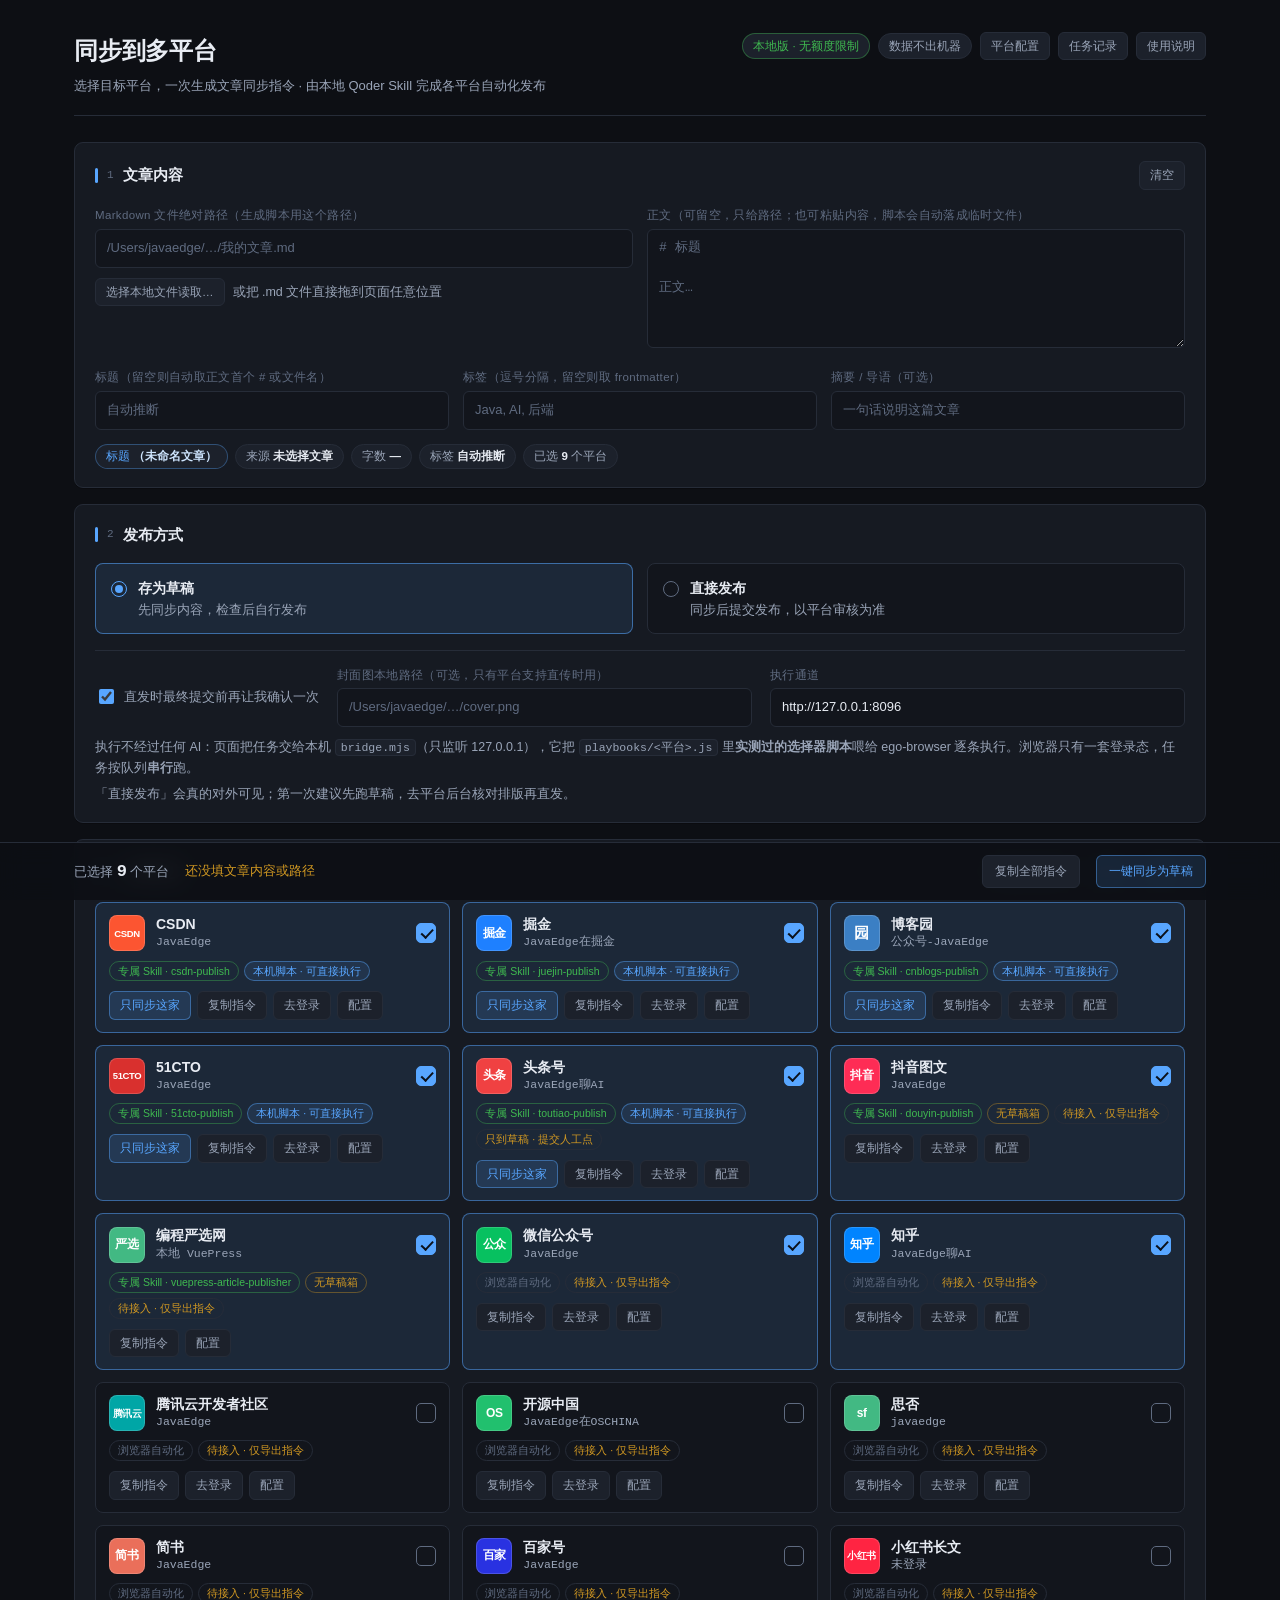
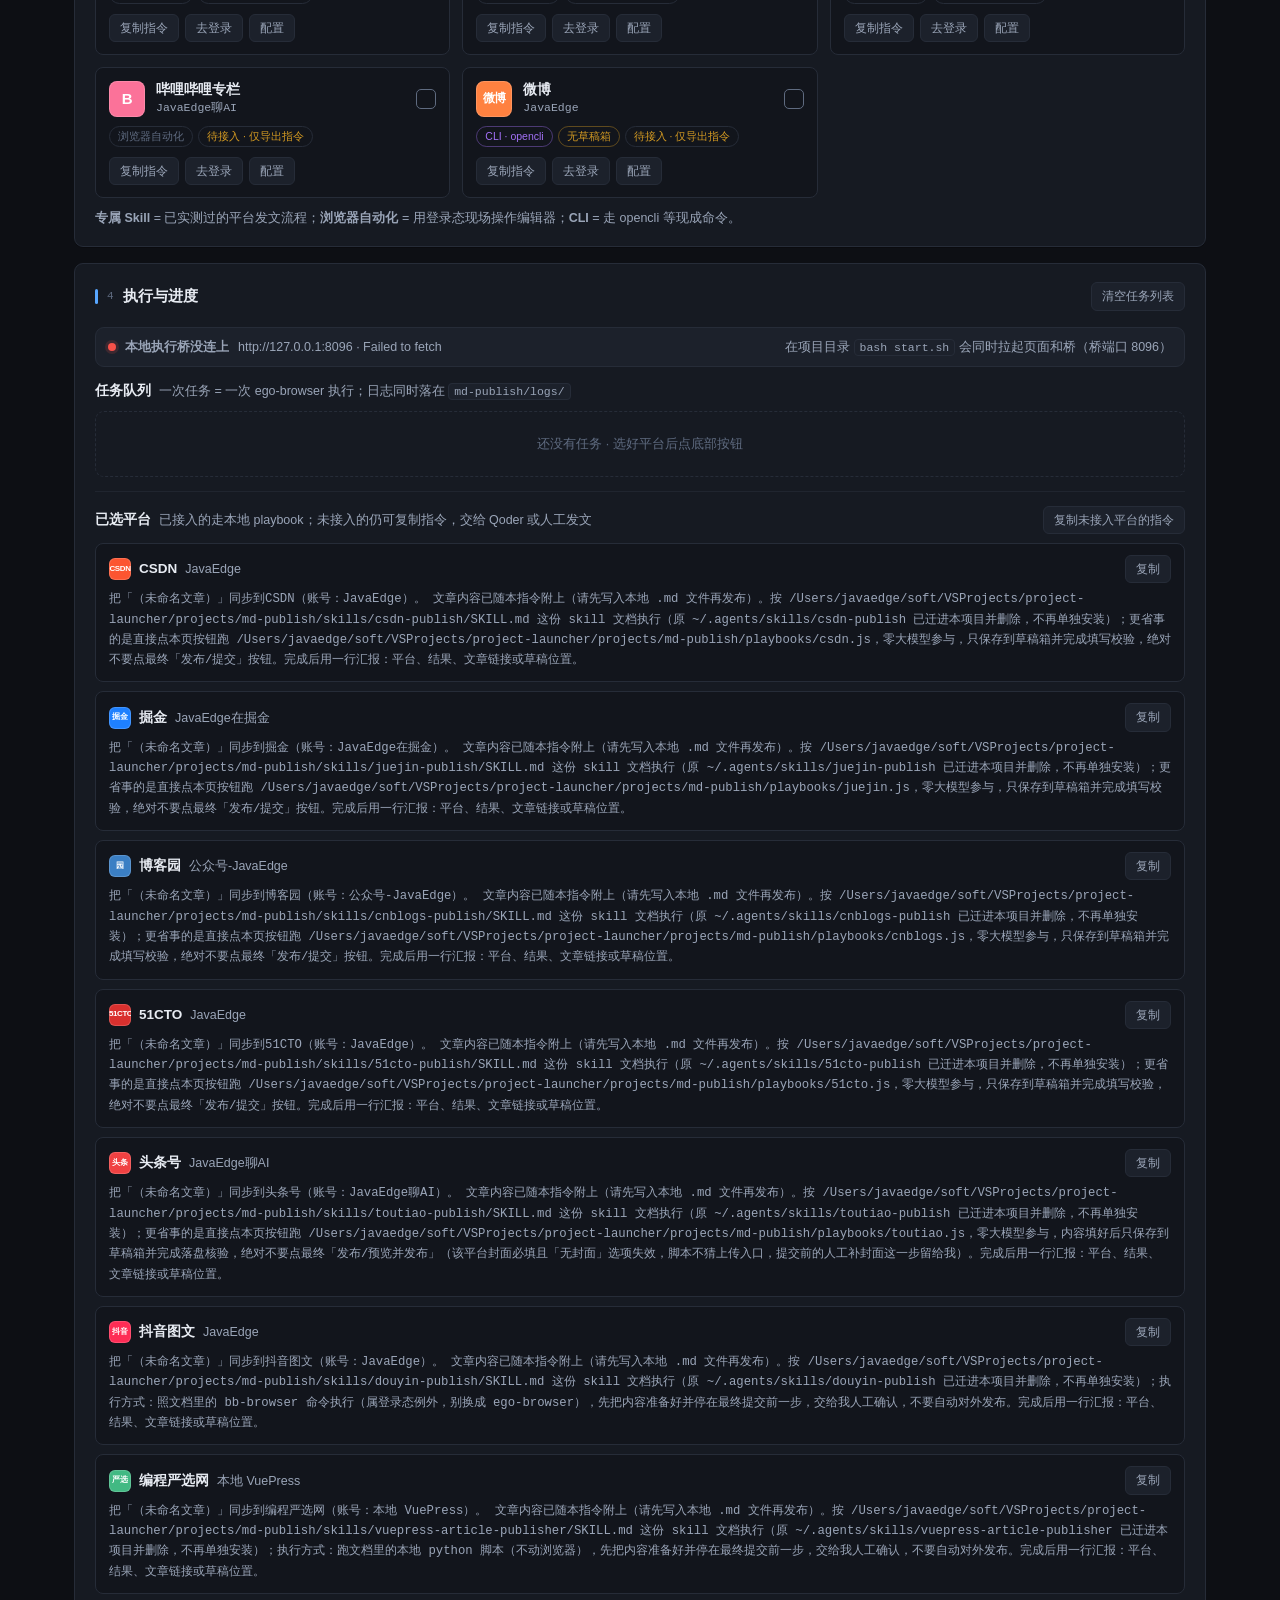
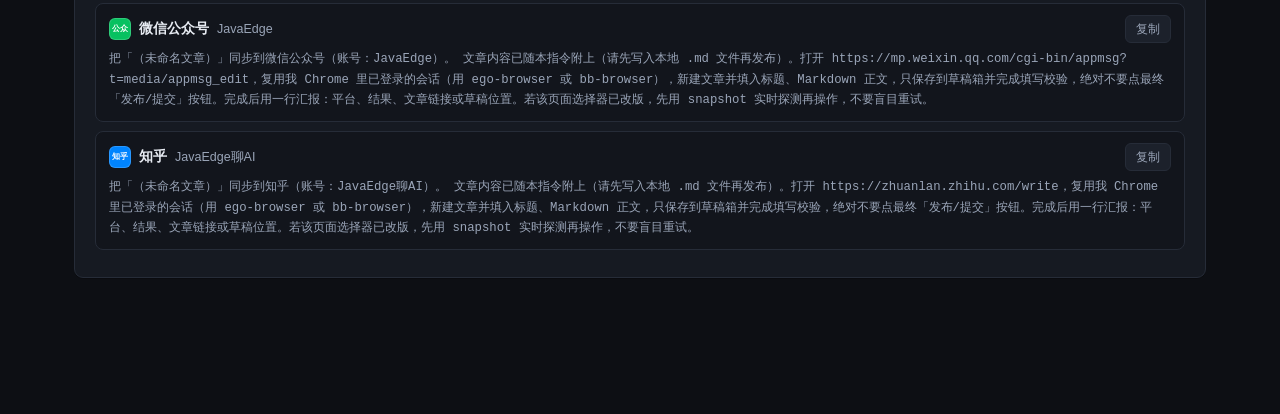
<file: projects/md-publish/index.html>
<!doctype html>
<html lang="zh-CN">
<head>
<meta charset="utf-8">
<meta name="viewport" content="width=device-width, initial-scale=1">
<title>MD 多平台同步台</title>
<style>
  /* ===== 暗色 token：与本机 dashboard (assets/dashboard.html) 同一套 ===== */
  :root{
    --bg:#0d0f14; --card:#161a22; --panel-2:#1c212b; --line:#262c38; --line-soft:#20252f;
    --text:#e8ecf3; --sub:#9aa5b8; --sub2:#5f6b80;
    --accent:#58a6ff; --accent-soft:rgba(88,166,255,.10);
    --ok:#3fb950; --warn:#d29922; --danger:#f85149; --info:#58a6ff; --purple:#a371f7;
    --mono:ui-monospace,SFMono-Regular,"SF Mono",Menlo,monospace;
    --r:9px; --r-sm:6px;
    --shadow:0 1px 0 rgba(0,0,0,.25);
  }
  *{box-sizing:border-box}
  html,body{margin:0;padding:0}
  body{
    background:var(--bg); color:var(--text);
    font-family:-apple-system,BlinkMacSystemFont,"PingFang SC","Microsoft YaHei",sans-serif;
    font-size:14px; line-height:1.6; -webkit-font-smoothing:antialiased;
  }
  ::selection{background:rgba(88,166,255,.28)}
  .wrap{max-width:1180px;margin:0 auto;padding:32px 24px 120px}
  /* ---------- header ---------- */
  header.top{display:flex;align-items:flex-start;justify-content:space-between;gap:20px;
    border-bottom:1px solid var(--line);padding-bottom:18px;margin-bottom:26px;flex-wrap:wrap}
  h1{font-size:24px;font-weight:650;margin:0 0 6px;letter-spacing:-.01em}
  .tagline{color:var(--sub);font-size:13px;margin:0}
  .badges{display:flex;gap:8px;align-items:center;flex-wrap:wrap}
  .pill{display:inline-flex;align-items:center;gap:5px;font-size:11.5px;color:var(--sub);background:var(--panel-2);
    border:1px solid var(--line);border-radius:20px;padding:3px 10px;font-weight:500;white-space:nowrap}
  .pill.free{color:var(--ok);border-color:rgba(63,185,80,.4)}
  .pill b{font-weight:600}
  /* ---------- cards ---------- */
  section.card{background:var(--card);border:1px solid var(--line);border-radius:var(--r);padding:18px 20px;margin-bottom:16px;box-shadow:var(--shadow)}
  .sec-h{display:flex;align-items:center;gap:9px;margin:0 0 16px}
  .sec-h::before{content:"";width:3px;height:15px;background:var(--info);border-radius:2px;flex:none}
  .sec-h .idx{font-family:var(--mono);font-size:11px;color:var(--sub2);font-weight:400}
  .sec-h h2{font-size:15px;font-weight:600;margin:0}
  .sec-h .spacer{flex:1}
  .hint{color:var(--sub);font-size:12.5px;margin:10px 0 0}
  .hint.warn{color:var(--warn)}
  .hint b{color:var(--sub)}
  /* ---------- buttons ---------- */
  .btn{font:inherit;font-size:12px;border:1px solid var(--line);background:var(--panel-2);color:var(--sub);
    border-radius:var(--r-sm);padding:6px 12px;cursor:pointer;transition:.15s;white-space:nowrap;font-weight:500}
  .btn:hover{color:var(--text);border-color:var(--sub2);background:#212734}
  .btn.sm{padding:4px 10px;font-size:11.5px}
  .btn.primary{background:rgba(88,166,255,.14);border-color:rgba(88,166,255,.45);color:var(--info)}
  .btn.primary:hover{background:rgba(88,166,255,.22);color:#cfe6ff}
  .btn.dark{background:var(--info);border-color:var(--info);color:#0b111a;font-weight:600}
  .btn.dark:hover{background:#79b8ff;border-color:#79b8ff;color:#0b111a}
  .btn:disabled{opacity:.4;cursor:not-allowed}
  .btn-row{display:flex;gap:8px;flex-wrap:wrap;align-items:center}
  /* ---------- inputs ---------- */
  input[type=text],textarea,select{font:inherit;font-size:13px;color:var(--text);background:#12151c;
    border:1px solid var(--line);border-radius:var(--r-sm);padding:8px 11px;outline:none;transition:.15s;width:100%}
  input[type=text]:focus,textarea:focus,select:focus{border-color:var(--info);box-shadow:0 0 0 3px rgba(88,166,255,.13);background:#141922}
  input::placeholder,textarea::placeholder{color:var(--sub2)}
  select{cursor:pointer}
  textarea{resize:vertical;font-family:var(--mono);line-height:1.55}
  label.fl{display:block;font-size:11.5px;color:var(--sub2);margin:0 0 5px;font-weight:500;letter-spacing:.03em}
  .grid-2{display:grid;grid-template-columns:1fr 1fr;gap:14px}
  .grid-3{display:grid;grid-template-columns:1fr 1fr 1fr;gap:14px}
  @media(max-width:820px){.grid-2,.grid-3{grid-template-columns:1fr}}
  /* ---------- article ---------- */
  .drop{border:1.5px dashed var(--line);border-radius:8px;padding:16px;text-align:center;color:var(--sub2);cursor:pointer;transition:.15s;background:#12151c}
  .drop:hover,.drop.on{border-color:var(--info);background:var(--accent-soft);color:var(--info)}
  .meta{display:flex;gap:7px;flex-wrap:wrap;margin-top:14px}
  .meta span{font-size:11.5px;color:var(--sub);background:var(--panel-2);border:1px solid var(--line);border-radius:20px;padding:2px 10px}
  .meta span b{color:var(--text);font-weight:600}
  .meta span.title{border-color:rgba(88,166,255,.35);color:var(--info);max-width:100%;overflow:hidden;text-overflow:ellipsis;white-space:nowrap}
  .meta span.title b{color:#cfe6ff}
  /* ---------- mode ---------- */
  .modes{display:grid;grid-template-columns:1fr 1fr;gap:14px}
  @media(max-width:820px){.modes{grid-template-columns:1fr}}
  .mode{border:1px solid var(--line);border-radius:8px;padding:13px 15px;cursor:pointer;display:flex;gap:11px;align-items:flex-start;transition:.15s;background:#12151c}
  .mode:hover{border-color:var(--sub2)}
  .mode.on{border-color:rgba(88,166,255,.55);background:var(--accent-soft)}
  .radio{width:16px;height:16px;border-radius:50%;border:1.5px solid var(--sub2);flex:none;margin-top:4px;display:grid;place-items:center}
  .mode.on .radio{border-color:var(--info)}
  .mode.on .radio::after{content:"";width:8px;height:8px;border-radius:50%;background:var(--info)}
  .mode .t{font-weight:600;font-size:14px}
  .mode .d{color:var(--sub);font-size:12.5px;margin-top:1px}
  .opts{display:flex;gap:18px;flex-wrap:wrap;align-items:center;margin-top:16px;padding-top:15px;border-top:1px solid var(--line)}
  .ck{display:inline-flex;gap:7px;align-items:center;font-size:12.5px;cursor:pointer;color:var(--sub)}
  .ck:hover{color:var(--text)}
  .ck input{width:15px;height:15px;accent-color:var(--info);cursor:pointer}
  .mini{width:auto;min-width:150px}
  .field{flex:1;min-width:190px}
  /* ---------- platform grid ---------- */
  .tools{display:flex;gap:8px;align-items:center;flex-wrap:wrap}
  .pgrid{display:grid;grid-template-columns:repeat(auto-fill,minmax(272px,1fr));gap:12px;margin-top:4px}
  .pcard{border:1px solid var(--line);border-radius:8px;padding:12px 13px;background:#12151c;transition:.15s;position:relative;cursor:pointer}
  .pcard:hover{border-color:var(--sub2);background:#151a23}
  .pcard.on{border-color:rgba(88,166,255,.5);background:var(--accent-soft)}
  .pcard .row{display:flex;align-items:center;gap:11px}
  .logo{width:36px;height:36px;border-radius:8px;flex:none;display:grid;place-items:center;font-size:12.5px;font-weight:700;
    color:#fff;letter-spacing:-.4px;overflow:hidden;box-shadow:inset 0 0 0 1px rgba(255,255,255,.16)}
  .pinfo{flex:1;min-width:0}
  .pname{font-weight:600;font-size:14px;line-height:1.3;display:flex;align-items:center;gap:6px}
  .pacc{font-size:11.5px;color:var(--sub);white-space:nowrap;overflow:hidden;text-overflow:ellipsis;font-family:var(--mono)}
  .box{width:20px;height:20px;border-radius:5px;border:1.5px solid var(--sub2);flex:none;background:transparent;display:grid;place-items:center;transition:.15s}
  .pcard.on .box{background:var(--info);border-color:var(--info)}
  .pcard.on .box::after{content:"";width:5px;height:10px;border:solid #0b111a;border-width:0 2px 2px 0;transform:rotate(43deg) translateY(-1px)}
  .tags{display:flex;gap:5px;margin-top:9px;flex-wrap:wrap}
  .tg{font-size:10.5px;padding:1px 8px;border-radius:20px;border:1px solid var(--line);color:var(--sub2);white-space:nowrap}
  .tg.skill{border-color:rgba(63,185,80,.4);color:var(--ok)}
  .tg.cli{border-color:rgba(163,113,247,.4);color:var(--purple)}
  .tg.new{border-color:rgba(210,153,34,.4);color:var(--warn)}
  .tg.pb{border-color:rgba(88,166,255,.45);color:var(--accent);background:var(--accent-soft)}
  .pacts{display:flex;gap:6px;margin-top:10px}
  /* ---------- preview ---------- */
  .prerow{border:1px solid var(--line);border-radius:8px;padding:11px 13px;margin-bottom:9px;background:#12151c}
  .prerow:hover{border-color:#2f3745}
  .prerow .ph{display:flex;align-items:center;gap:8px;margin-bottom:6px}
  .prerow .ph b{font-size:13.5px}
  .prerow .ph .spacer{flex:1}
  .prerow pre{margin:0;white-space:pre-wrap;word-break:break-word;font-size:12.3px;color:var(--sub);line-height:1.65;
    font-family:-apple-system,BlinkMacSystemFont,"PingFang SC",var(--mono)}
  pre.code{background:#0a0c11;border:1px solid var(--line);color:#c6d0de;border-radius:8px;padding:14px 16px;font-size:11.8px;
    line-height:1.62;overflow:auto;max-height:340px;font-family:var(--mono);margin:0}
  .empty{color:var(--sub2);font-size:13px;text-align:center;padding:26px 0}
  /* ---------- footer bar ---------- */
  .bar{position:fixed;left:0;right:0;bottom:0;background:rgba(13,15,20,.9);backdrop-filter:blur(12px);
    border-top:1px solid var(--line);z-index:40}
  .bar-in{max-width:1180px;margin:0 auto;padding:12px 24px;display:flex;align-items:center;gap:16px;flex-wrap:wrap}
  .bar .cnt{font-size:13px;color:var(--sub)}
  .bar .cnt b{font-family:var(--mono);font-size:17px;color:var(--text);font-weight:600}
  .bar .spacer{flex:1}
  /* ---------- drawer ---------- */
  .mask{position:fixed;inset:0;background:rgba(0,0,0,.62);opacity:0;pointer-events:none;transition:.2s;z-index:60}
  .mask.on{opacity:1;pointer-events:auto}
  .drawer{position:fixed;top:0;right:0;bottom:0;width:min(560px,94vw);background:var(--card);border-left:1px solid var(--line);
    transform:translateX(101%);transition:transform .24s cubic-bezier(.4,0,.2,1);z-index:61;display:flex;flex-direction:column}
  .drawer.on{transform:none}
  .drawer h3{font-size:16px;font-weight:600;margin:0}
  .d-h{padding:16px 20px;border-bottom:1px solid var(--line);display:flex;align-items:center;gap:10px}
  .d-h .spacer{flex:1}
  .d-b{padding:18px 20px 40px;overflow:auto;flex:1}
  .cfg{border:1px solid var(--line);border-radius:8px;padding:12px 13px;margin-bottom:10px;background:#12151c}
  .cfg .grid-3{margin-bottom:8px}
  .cfg .grid-3:last-child{margin-bottom:0}
  #dCfg .grid-3{grid-template-columns:1.1fr 1fr 1fr}
  .x{width:28px;height:28px;border-radius:var(--r-sm);border:1px solid var(--line);background:var(--panel-2);cursor:pointer;font-size:15px;
    color:var(--sub);display:grid;place-items:center;line-height:1}
  .x:hover{color:var(--text);border-color:var(--sub2)}
  .hist{border:1px solid var(--line);border-radius:8px;padding:11px 13px;margin-bottom:10px;font-size:12.5px;background:#12151c}
  .hist .hh{display:flex;align-items:center;gap:9px;margin-bottom:5px}
  .hist .hh b{font-size:13px}
  .hist .hh .spacer{flex:1}
  .hist ul{margin:0;padding-left:18px;color:var(--sub)}
  .hsum{display:flex;gap:6px;flex-wrap:wrap;margin-top:7px}
  .chip{font-size:11px;padding:2px 9px;border-radius:20px;background:var(--panel-2);color:var(--sub2);cursor:pointer;border:1px solid var(--line)}
  .chip:hover{border-color:var(--sub2)}
  .chip.done{border-color:rgba(63,185,80,.45);background:rgba(63,185,80,.12);color:var(--ok)}
  .chip.fail{border-color:rgba(248,81,73,.45);background:rgba(248,81,73,.12);color:var(--danger)}
  .toast{position:fixed;left:50%;bottom:78px;transform:translate(-50%,14px);background:var(--panel-2);color:var(--text);
    border:1px solid var(--sub2);font-size:12.5px;padding:10px 18px;border-radius:8px;opacity:0;pointer-events:none;transition:.22s;z-index:80;
    max-width:80vw;box-shadow:0 10px 30px rgba(0,0,0,.5)}
  .toast.on{opacity:1;transform:translate(-50%,0)}
  .kbd{font-size:11px;background:var(--panel-2);border:1px solid var(--line);border-bottom-width:2px;border-radius:4px;padding:0 5px;font-family:var(--mono);color:var(--sub)}
  ol.help{padding-left:20px;margin:0 0 16px;color:var(--sub);font-size:13px}
  ol.help li{margin-bottom:7px}
  ol.help b{color:var(--text)}
  code.i{background:var(--panel-2);border:1px solid var(--line);border-radius:4px;padding:1px 5px;font-size:11.5px;font-family:var(--mono);color:var(--sub)}
  /* 本地执行桥 + 任务进度 */
  .bridge{display:flex;align-items:center;gap:9px;padding:9px 12px;border:1px solid var(--line);border-radius:var(--r);
    background:var(--panel-2);font-size:12.5px;color:var(--sub);flex-wrap:wrap}
  .dot{width:8px;height:8px;border-radius:50%;background:var(--sub2);flex:none}
  .dot.ok{background:var(--ok);box-shadow:0 0 0 3px rgba(63,185,80,.15)}
  .dot.bad{background:var(--danger);box-shadow:0 0 0 3px rgba(248,81,73,.15)}
  .jobs{display:flex;flex-direction:column;gap:9px}
  .job{border:1px solid var(--line);border-radius:var(--r);background:var(--card);overflow:hidden}
  .job-h{display:flex;align-items:center;gap:9px;padding:9px 12px;font-size:12.5px}
  .job-h b{font-size:13px}
  .job-h .st{font-family:var(--mono);font-size:11px;color:var(--sub2)}
  .badge{font-size:11px;padding:1px 8px;border-radius:20px;border:1px solid var(--line);color:var(--sub)}
  .badge.run{border-color:rgba(88,166,255,.5);background:var(--accent-soft);color:var(--accent)}
  .badge.done{border-color:rgba(63,185,80,.45);background:rgba(63,185,80,.12);color:var(--ok)}
  .badge.err{border-color:rgba(248,81,73,.45);background:rgba(248,81,73,.12);color:var(--danger)}
  .badge.wait{border-color:var(--line);color:var(--sub2)}
  .job-log{border-top:1px solid var(--line-soft);background:#10131a;padding:8px 12px;max-height:170px;overflow:auto;
    font-family:var(--mono);font-size:11px;line-height:1.65;color:var(--sub)}
  .job-log .warn{color:var(--warn)}
  .job-log .fail{color:var(--danger)}
  .job-log .ok{color:var(--ok)}
  .job-log a{color:var(--accent)}
  .link{font-size:12px}
  .empty{border:1px dashed var(--line);border-radius:var(--r);padding:22px;text-align:center;color:var(--sub2);font-size:12.5px}
</style>
</head>
<body>
<div class="wrap">

  <header class="top">
    <div>
      <h1>同步到多平台</h1>
      <p class="tagline">选择目标平台，一次生成文章同步指令 · 由本地 Qoder Skill 完成各平台自动化发布</p>
    </div>
    <div class="badges">
      <span class="pill free">本地版 · 无额度限制</span>
      <span class="pill">数据不出机器</span>
      <button class="btn sm" id="btnCfg">平台配置</button>
      <button class="btn sm" id="btnHist">任务记录</button>
      <button class="btn sm" id="btnHelp">使用说明</button>
    </div>
  </header>

  <!-- ① 文章 -->
  <section class="card">
    <div class="sec-h"><span class="idx">1</span><h2>文章内容</h2><span class="spacer"></span>
      <button class="btn sm" id="btnClear">清空</button>
    </div>
    <div class="grid-2">
      <div>
        <label class="fl">Markdown 文件绝对路径（生成脚本用这个路径）</label>
        <input type="text" id="path" placeholder="/Users/javaedge/…/我的文章.md" spellcheck="false">
        <div class="btn-row" style="margin-top:10px">
          <button class="btn sm" id="btnPick">选择本地文件读取…</button>
          <span class="hint" style="margin:0">或把 .md 文件直接拖到页面任意位置</span>
        </div>
        <input type="file" id="file" accept=".md,.markdown,.txt" style="display:none">
      </div>
      <div>
        <label class="fl">正文（可留空，只给路径；也可粘贴内容，脚本会自动落成临时文件）</label>
        <textarea id="body" rows="5" placeholder="# 标题&#10;&#10;正文…"></textarea>
      </div>
    </div>
    <div class="grid-3" style="margin-top:14px">
      <div><label class="fl">标题（留空则自动取正文首个 # 或文件名）</label><input type="text" id="title" placeholder="自动推断"></div>
      <div><label class="fl">标签（逗号分隔，留空则取 frontmatter）</label><input type="text" id="tags" placeholder="Java, AI, 后端"></div>
      <div><label class="fl">摘要 / 导语（可选）</label><input type="text" id="excerpt" placeholder="一句话说明这篇文章"></div>
    </div>
    <div class="meta" id="meta"></div>
  </section>

  <!-- ② 发布方式 -->
  <section class="card">
    <div class="sec-h"><span class="idx">2</span><h2>发布方式</h2></div>
    <div class="modes">
      <div class="mode on" data-mode="draft">
        <span class="radio"></span>
        <div><div class="t">存为草稿</div><div class="d">先同步内容，检查后自行发布</div></div>
      </div>
      <div class="mode" data-mode="publish">
        <span class="radio"></span>
        <div><div class="t">直接发布</div><div class="d">同步后提交发布，以平台审核为准</div></div>
      </div>
    </div>
    <div class="opts">
      <label class="ck"><input type="checkbox" id="optConfirm" checked>直发时最终提交前再让我确认一次</label>
      <div class="field"><label class="fl" style="margin-bottom:4px">封面图本地路径（可选，只有平台支持直传时用）</label>
        <input type="text" id="cover" class="mini" placeholder="/Users/javaedge/…/cover.png" spellcheck="false">
      </div>
      <div class="field"><label class="fl" style="margin-bottom:4px">执行通道</label>
        <input type="text" id="bridgeUrl" class="mini" value="http://127.0.0.1:8096" spellcheck="false">
      </div>
    </div>
    <p class="hint">执行不经过任何 AI：页面把任务交给本机 <code class="i">bridge.mjs</code>（只监听 127.0.0.1），它把 <code class="i">playbooks/&lt;平台&gt;.js</code> 里<b>实测过的选择器脚本</b>喂给 ego-browser 逐条执行。浏览器只有一套登录态，任务按队列<b>串行</b>跑。</p>
    <p class="hint" style="margin-top:6px">「直接发布」会真的对外可见；第一次建议先跑草稿，去平台后台核对排版再直发。</p>
  </section>

  <!-- ③ 平台 -->
  <section class="card">
    <div class="sec-h"><span class="idx">3</span><h2>文章同步</h2><span class="spacer"></span>
      <div class="tools">
        <button class="btn sm" id="selSkill">只选有 Skill 的</button>
        <button class="btn sm" id="selAll">全选</button>
        <button class="btn sm" id="selNone">清空</button>
      </div>
    </div>
    <div class="pgrid" id="pgrid"></div>
    <p class="hint"><b>专属 Skill</b> = 已实测过的平台发文流程；<b>浏览器自动化</b> = 用登录态现场操作编辑器；<b>CLI</b> = 走 opencli 等现成命令。</p>
  </section>

  <!-- ④ 执行与进度 -->
  <section class="card">
    <div class="sec-h"><span class="idx">4</span><h2>执行与进度</h2><span class="spacer"></span>
      <button class="btn sm" id="btnClearJobs">清空任务列表</button>
    </div>
    <div class="bridge" id="bridgeState"></div>
    <div style="margin-top:13px">
      <div class="btn-row" style="margin-bottom:9px">
        <b style="font-size:13.5px">任务队列</b>
        <span class="hint" style="margin:0">一次任务 = 一次 ego-browser 执行；日志同时落在 <code class="i">md-publish/logs/</code></span>
      </div>
      <div class="jobs" id="jobs"></div>
    </div>
    <div style="margin-top:14px;border-top:1px solid var(--line-soft);padding-top:14px">
      <div class="btn-row" style="margin-bottom:9px">
        <b style="font-size:13.5px">已选平台</b>
        <span class="hint" style="margin:0">已接入的走本地 playbook；未接入的仍可复制指令，交给 Qoder 或人工发文</span>
        <span class="spacer" style="flex:1"></span>
        <button class="btn sm" id="btnExportPending">复制未接入平台的指令</button>
      </div>
      <div id="preview"></div>
    </div>
  </section>
</div>

<!-- footer -->
<div class="bar"><div class="bar-in">
  <div class="cnt">已选择 <b id="cnt">0</b> 个平台</div>
  <div class="cnt" style="color:var(--sub);font-size:12.5px" id="barHint">免费无限次 · 选择器脚本全在本机执行</div>
  <div class="spacer"></div>
  <button class="btn" id="btnBatch">复制全部指令</button>
  <button class="btn primary" id="btnRun">存为草稿</button>
</div></div>

<!-- drawers -->
<div class="mask" id="mask"></div>

<div class="drawer" id="dHelp">
  <div class="d-h"><h3>使用说明</h3><span class="spacer"></span><button class="x" data-close>×</button></div>
  <div class="d-b">
    <ol class="help">
      <li>第 ① 步填文章的<b>绝对路径</b>（Finder 里选中文件 → 右键按住 option → 拷贝为路径名称）。只粘贴正文不填路径也行，但 playbook 需要落盘文件才能读原文。</li>
      <li>第 ② 步选发布方式。<b>第一次跑请选「存为草稿」</b>，到平台后台看一眼排版再决定直发。</li>
      <li>第 ③ 步点选平台。卡片上标 <b>本机脚本</b> 的已经接好（掘金 / CSDN / 博客园 / 51CTO / 头条号），标 <b>待接入</b> 的只能导出指令；想单跑一家就点卡片上的「只同步这家」。</li>
      <li>点底部「存为草稿 / 直接发布」后，本机 <code class="i">bridge.mjs</code> 会把 <code class="i">playbooks/&lt;平台&gt;.js</code> 喂给 ego-browser 逐条执行——<b>全程没有大模型参与</b>，选择器都是 <code class="i">skills/&lt;平台&gt;-publish/SKILL.md</code> 里实测过的固定路径，所以不限次数、不消耗任何额度。</li>
      <li>进度在第 ④ 步实时刷新；失败的任务会把页面提示原文写进日志（<code class="i">md-publish/logs/job-*.log</code>），照抄报错就能定位。</li>
      <li>平台报「未登录」时：在弹出的 Ego Lite 窗口里登录一次那个平台，再点一次按钮即可（登录态存在 Ego Lite，不影响你日常 Chrome）。</li>
      <li>只想补发其中几个平台：取消勾选别的平台再点按钮。</li>
      <li>发文依据已全部收进 <code class="i">md-publish/skills/</code>（8 个目录：五家博客平台的 SKILL.md + 51CTO 的分类快照与预处理脚本 + 抖音图文 + 编程严选网 + 发文地址反查），仓库自带、不依赖 <code class="i">~/.agents/skills</code>；「复制指令」出来的文案直接指向这个目录里的文件，改选择器就改这里。</li>
    </ol>
    <p class="hint">前置条件：本机装有 <code class="i">ego-browser</code>（桥会在 /api/status 里报告能否找到它），并且页面与桥同源在本机打开。桥只监听 127.0.0.1:8096，不对外提供服务。</p>
  </div>
</div>

<div class="drawer" id="dCfg">
  <div class="d-h"><h3>平台配置</h3><span class="spacer"></span><button class="btn sm" id="btnReset">恢复默认</button><button class="x" data-close>×</button></div>
  <div class="d-b">
    <div class="cfg" style="background:var(--panel-2)">
      <div class="grid-3">
        <div><label class="fl">新增自定义平台</label><input type="text" id="npName" placeholder="平台名"></div>
        <div><label class="fl">账号名</label><input type="text" id="npAcc" placeholder="JavaEdge"></div>
        <div><label class="fl">编辑器地址</label><input type="text" id="npUrl" placeholder="https://…/write"></div>
      </div>
      <div class="btn-row"><button class="btn sm primary" id="btnAddP">添加平台</button>
        <span class="hint" style="margin:0">自定义平台走通用浏览器自动化</span></div>
    </div>
    <div id="cfgList"></div>
  </div>
</div>

<div class="drawer" id="dHist">
  <div class="d-h"><h3>任务记录</h3><span class="spacer"></span><button class="btn sm" id="btnClearHist">清空</button><button class="x" data-close>×</button></div>
  <div class="d-b" id="histList"></div>
</div>

<div class="toast" id="toast"></div>

<script>
/* ============================ 数据 ============================ */
const LS_KEY = 'mdps.v1';
/* 项目根绝对路径：skill 文档已从 ~/.agents/skills 迁进本仓库 skills/，指令里给绝对路径，任何智能体都能直接读到 */
const PB_ROOT = '/Users/javaedge/soft/VSProjects/project-launcher/projects/md-publish';

const DEFAULTS = [
  {id:'csdn',        name:'CSDN',            acc:'JavaEdge',        kind:'skill',  skill:'csdn-publish',  pb:true, skillFile:'skills/csdn-publish/SKILL.md',    editor:'https://editor.csdn.net/md/',                              color:'#fc5531', mark:'CSDN', on:true},
  {id:'juejin',      name:'掘金',            acc:'JavaEdge在掘金',  kind:'skill',  skill:'juejin-publish',pb:true, skillFile:'skills/juejin-publish/SKILL.md',  editor:'https://juejin.cn/editor/drafts/new?v=2',                   color:'#1e80ff', mark:'掘金', on:true},
  {id:'cnblogs',     name:'博客园',          acc:'公众号-JavaEdge', kind:'skill',  skill:'cnblogs-publish',pb:true,skillFile:'skills/cnblogs-publish/SKILL.md', editor:'https://i.cnblogs.com/articles/edit',                       color:'#3b7fc4', mark:'园',   on:true},
  {id:'51cto',       name:'51CTO',           acc:'JavaEdge',        kind:'skill',  skill:'51cto-publish', pb:true, skillFile:'skills/51cto-publish/SKILL.md',   editor:'https://blog.51cto.com/blogger/publish?old=1&newBloger=2',   color:'#d9302e', mark:'51CTO',on:true},
  {id:'toutiao',     name:'头条号',          acc:'JavaEdge聊AI',    kind:'skill',  skill:'toutiao-publish',pb:true, manual:true, skillFile:'skills/toutiao-publish/SKILL.md', editor:'https://mp.toutiao.com/profile_v4/graphic/publish',          color:'#f04142', mark:'头条', on:true},
  {id:'douyin',      name:'抖音图文',        acc:'JavaEdge',        kind:'skill',  skill:'douyin-publish', skillFile:'skills/douyin-publish/SKILL.md', tool:'照文档里的 bb-browser 命令执行（属登录态例外，别换成 ego-browser）', editor:'https://creator.douyin.com/',                               color:'#fe2c55', mark:'抖音', on:true, noDraft:true},
  {id:'vuepress',    name:'编程严选网',      acc:'本地 VuePress',   kind:'skill',  skill:'vuepress-article-publisher', skillFile:'skills/vuepress-article-publisher/SKILL.md', tool:'跑文档里的本地 python 脚本（不动浏览器）', editor:'',                            color:'#42b983', mark:'严选', on:true, noDraft:true},
  {id:'wechat',      name:'微信公众号',      acc:'JavaEdge',        kind:'browser',skill:'',                editor:'https://mp.weixin.qq.com/cgi-bin/appmsg?t=media/appmsg_edit', color:'#07c160', mark:'公众', on:true},
  {id:'zhihu',       name:'知乎',            acc:'JavaEdge聊AI',    kind:'browser',skill:'',                editor:'https://zhuanlan.zhihu.com/write',                         color:'#0084ff', mark:'知乎', on:true},
  {id:'cnblog_dev',  name:'腾讯云开发者社区', acc:'JavaEdge',        kind:'browser',skill:'',                editor:'https://cloud.tencent.com/developer/article/write',         color:'#00a6a6', mark:'腾讯云',on:false},
  {id:'oschina',     name:'开源中国',        acc:'JavaEdge在OSCHINA',kind:'browser',skill:'',               editor:'https://my.oschina.net/editor/markdown',                   color:'#21c06e', mark:'OS',   on:false},
  {id:'segmentfault',name:'思否',            acc:'javaedge',        kind:'browser',skill:'',                editor:'https://segmentfault.com/write',                           color:'#42b983', mark:'sf',   on:false},
  {id:'jianshu',     name:'简书',            acc:'JavaEdge',        kind:'browser',skill:'',                editor:'https://www.jianshu.com/writer',                           color:'#ea6f5a', mark:'简书', on:false},
  {id:'baijiahao',   name:'百家号',          acc:'JavaEdge',        kind:'browser',skill:'',                editor:'https://baijiahao.baidu.com/builder/rc/edit',               color:'#2932e1', mark:'百家', on:false},
  {id:'xiaohongshu', name:'小红书长文',      acc:'未登录',          kind:'browser',skill:'',                editor:'https://creator.xiaohongshu.com/publish/publish',          color:'#ff2442', mark:'小红书',on:false},
  {id:'bilibili',    name:'哔哩哔哩专栏',    acc:'JavaEdge聊AI',    kind:'browser',skill:'',                editor:'https://member.bilibili.com/article/web/home',             color:'#fb7299', mark:'B',    on:false},
  {id:'weibo',       name:'微博',            acc:'JavaEdge',        kind:'cli',    skill:'opencli',         editor:'https://weibo.com',                                        color:'#ff8140', mark:'微博', on:false, noDraft:true},
];

/* ============================ 状态 ============================ */
const saved = load();
const P = (saved.platforms && saved.platforms.length) ? saved.platforms : DEFAULTS.map(x => ({...x}));
// 老存档没有 pb / manual / skillFile 字段（是否已接 playbook、只到草稿、项目内 skill 文档）：以代码里的 DEFAULTS 为准回填
P.forEach(p => { const d = DEFAULTS.find(x => x.id === p.id); if (d) { if (p.pb === undefined) p.pb = d.pb; if (p.manual === undefined) p.manual = d.manual; if (p.skillFile === undefined) p.skillFile = d.skillFile; if (p.tool === undefined) p.tool = d.tool } });
const S = Object.assign({
  path:'', body:'', title:'', tags:'', excerpt:'',
  mode:'draft', confirm:true, cover:'', bridge:'http://127.0.0.1:8096'
}, saved.app || {});
// 旧版本里 cover 是布尔开关、workdir/perm/serial 是「生成脚本」时代的字段：清洗成字符串，防止 .trim() 抛错
['path','body','title','tags','excerpt','cover','bridge'].forEach(k => { if (typeof S[k] !== 'string') S[k] = k === 'bridge' ? 'http://127.0.0.1:8096' : '' });
if (S.mode !== 'publish') S.mode = 'draft';
S.confirm = S.confirm !== false;
delete S.workdir; delete S.perm; delete S.serial;
let HIST = saved.hist || [];

function load(){ try{ return JSON.parse(localStorage.getItem(LS_KEY) || '{}') }catch(e){ return {} } }
function persist(){
  localStorage.setItem(LS_KEY, JSON.stringify({
    platforms: P, app: {...S, body: S.body.length > 60000 ? '' : S.body}, hist: HIST.slice(0,60)
  }));
}

/* ============================ 工具 ============================ */
const $ = s => document.querySelector(s);
const esc = s => String(s ?? '').replace(/[&<>"]/g, c => ({'&':'&amp;','<':'&lt;','>':'&gt;','"':'&quot;'}[c]));
let tt;
function toast(msg){ const el=$('#toast'); el.textContent=msg; el.classList.add('on'); clearTimeout(tt); tt=setTimeout(()=>el.classList.remove('on'),2200) }
function copyText(t){
  if (navigator.clipboard && window.isSecureContext) return navigator.clipboard.writeText(t).then(()=>true).catch(()=>legacy(t));
  return Promise.resolve(legacy(t));
  function legacy(x){ const ta=document.createElement('textarea'); ta.value=x; ta.style.position='fixed'; ta.style.opacity='0';
    document.body.appendChild(ta); ta.select(); let ok=false; try{ ok=document.execCommand('copy') }catch(e){} ta.remove(); return ok }
}
function download(name, text){
  const a=document.createElement('a'); a.href=URL.createObjectURL(new Blob([text],{type:'text/plain;charset=utf-8'}));
  a.download=name; document.body.appendChild(a); a.click(); a.remove(); setTimeout(()=>URL.revokeObjectURL(a.href),1500);
}

/* ============================ 文章解析 ============================ */
function parseArticle(){
  const text = S.body || '';
  let title = S.title.trim(), tags = S.tags.trim(), excerpt = S.excerpt.trim();
  const fm = text.match(/^---\s*\n([\s\S]*?)\n---/);
  if (fm) {
    const t = fm[1].match(/^\s*title\s*:\s*(.+)$/m); if (t && !title) title = t[1].trim().replace(/^["']|["']$/g,'');
    const g = fm[1].match(/^\s*(?:tags|categories)\s*:\s*(.+)$/m); if (g && !tags) tags = g[1].replace(/[\[\]]/g,'').trim();
  }
  if (!title) { const h = text.match(/^\s*#\s+(.+)$/m); if (h) title = h[1].trim() }
  if (!title && S.path) title = S.path.split('/').pop().replace(/\.(md|markdown|txt)$/i,'');
  const chars = text.replace(/\s+/g,'').length;
  return { title: title || '（未命名文章）', tags, excerpt, chars, hasFile: !!S.path.trim(), hasBody: chars>0 };
}
function articleSource(){
  const p = S.path.trim();
  if (p) return '文章文件：' + p;
  return '文章内容已随本指令附上（请先写入本地 .md 文件再发布）';
}
function filename(){ const p=S.path.trim(); return p ? p.split('/').pop() : (S.body ? '粘贴内容' : '未选择文章') }

/* ============================ 指令生成 ============================ */
function modeText(p){
  if (p && p.manual) return '内容填好后只保存到草稿箱并完成落盘核验，绝对不要点最终「发布/预览并发布」（该平台封面必填且「无封面」选项失效，脚本不猜上传入口，提交前的人工补封面这一步留给我）';
  const draft = S.mode === 'draft';
  if (p && p.noDraft) {
    return draft ? '先把内容准备好并停在最终提交前一步，交给我人工确认，不要自动对外发布'
                 : (S.confirm ? '内容准备好后，点最终发布前先把标题/正文给我确认一次' : '内容校验无误后直接提交发布');
  }
  if (draft) return '只保存到草稿箱并完成填写校验，绝对不要点最终「发布/提交」按钮';
  return S.confirm ? '填完校验无误后走到发布环节，但点最终「发布」前先把标题/封面/标签给我确认一次'
                   : '填完校验无误后直接提交发布，无需再问我';
}
function tail(){
  const bits = [];
  if (S.tags.trim()) bits.push('标签/分类用：' + S.tags.trim());
  if (S.excerpt.trim()) bits.push('摘要用：' + S.excerpt.trim());
  if (S.cover.trim()) bits.push('封面图用本地文件：' + S.cover.trim());
  bits.push('完成后用一行汇报：平台、结果、文章链接或草稿位置');
  return bits.join('；');
}
function buildPrompt(p){
  const src = articleSource();
  const head = '把「' + parseArticle().title + '」同步到' + p.name + '（账号：' + p.acc + '）。';
  if (p.kind === 'skill') {
    const how = p.skillFile
      ? '按 ' + PB_ROOT + '/' + p.skillFile + ' 这份 skill 文档执行（原 ~/.agents/skills/' + p.skill + ' 已迁进本项目并删除，不再单独安装）' + (p.tool ? '；执行方式：' + p.tool : '')
      : '用 ' + p.skill + ' 这个 skill 执行';
    const pb = p.pb ? '；更省事的是直接点本页按钮跑 ' + PB_ROOT + '/playbooks/' + p.id + '.js，零大模型参与' : '';
    return head + ' ' + src + '。' + how + pb + '，' + modeText(p) + '。' + tail() + '。';
  }
  if (p.kind === 'cli') {
    return head + ' ' + src + '。用 ' + p.skill + ' 等现成 CLI 能力完成' + p.name + '发文，' + modeText(p) + '。' + tail() + '。';
  }
  const ed = p.editor ? '打开 ' + p.editor : '自行进入' + p.name + '创作中心';
  return head + ' ' + src + '。' + ed + '，复用我 Chrome 里已登录的会话（用 ego-browser 或 bb-browser），'
       + '新建文章并填入标题、Markdown 正文，' + modeText(p) + '。' + tail()
       + '。若该页面选择器已改版，先用 snapshot 实时探测再操作，不要盲目重试。';
}

/* ============================ 本地执行桥（页面点按钮 → 127.0.0.1:8096 → ego-browser playbook，全程无 LLM） ============================ */
const BRIDGE_API = () => String(S.bridge || 'http://127.0.0.1:8096').replace(/\/+$/, '');
let PB_ONLINE = null;                       // 桥报告的已接入 playbook 列表；null = 还不知道（按本地 pb 标记走）
const BS = { ok:false, err:'', status:null, jobs:[], queue:0, timer:null };
const dispatchable = p => !!p.pb && (PB_ONLINE === null || PB_ONLINE.includes(p.id));

async function api(path, opt){
  const ctl = new AbortController(); const t = setTimeout(() => ctl.abort(), 8000);
  try {
    const r = await fetch(BRIDGE_API() + path, Object.assign({ headers:{ 'content-type':'application/json' }, signal: ctl.signal }, opt));
    const j = await r.json().catch(() => ({}));
    if (!r.ok) throw new Error(j.error || ('HTTP ' + r.status));
    return j;
  } finally { clearTimeout(t) }
}
async function pollStatus(){
  try { const d = await api('/api/status'); BS.status = d; BS.ok = true; BS.err = ''; PB_ONLINE = d.playbooks || [] }
  catch (e) { BS.ok = false; BS.err = e.message; PB_ONLINE = null }
  renderBridge(); renderGrid(); renderCount();
}
async function pollJobs(){
  try { const d = await api('/api/jobs'); BS.jobs = d.jobs || []; BS.queue = d.queue || 0; BS.ok = true; BS.err = '' }
  catch (e) { BS.ok = false; BS.err = e.message }
  renderJobs(); renderBridge();
  const live = BS.jobs.some(j => j.state === 'running' || j.state === 'queued');
  clearTimeout(BS.timer);
  BS.timer = setTimeout(pollJobs, live ? 1500 : 6000);
}
function renderBridge(){
  const el = $('#bridgeState'); if (!el) return;
  if (!BS.ok) {
    el.innerHTML = '<span class="dot bad"></span><b>本地执行桥没连上</b><span>' + esc(BRIDGE_API()) + ' · ' + esc(BS.err || '无法连接') + '</span>'
      + '<span class="spacer" style="flex:1"></span><span class="hint" style="margin:0">在项目目录 <code class="i">bash start.sh</code> 会同时拉起页面和桥（桥端口 8096）</span>';
    return;
  }
  const st = BS.status || {};
  const noEgo = !/^\//.test(String(st.ego || ''));
  el.innerHTML = '<span class="dot ok"></span><b>执行桥在线</b><span>' + esc(String(st.ego || '')) + '</span>'
    + '<span>队列 ' + (BS.queue || 0) + (st.running ? ' · 正在执行' : '') + '</span>'
    + '<span class="spacer" style="flex:1"></span>'
    + '<span>已接 playbook：' + ((st.playbooks || []).map(esc).join(' / ') || '<b style="color:var(--danger)">空</b>') + '</span>'
    + (noEgo ? '<span style="color:var(--danger)">· 本机找不到 ego-browser</span>' : '');
}
const ST_MAP = { running:['run','执行中'], queued:['wait','排队中'], done:['done','完成'], error:['err','失败'] };
function logLine(s){
  const cls = /FAILED|失败|Error/i.test(s) ? 'fail' : (/warn|note|retry/i.test(s) ? 'warn' : (/_OK/.test(s) ? 'ok' : ''));
  const html = esc(s).replace(/(https?:\/\/[^\s"'）)、]+)/g, '<a href="$1" target="_blank" rel="noopener">$1</a>');
  return '<div class="' + cls + '">' + html + '</div>';
}
function renderJobs(){
  const el = $('#jobs'); if (!el) return;
  if (!BS.jobs.length) { el.innerHTML = '<div class="empty">还没有任务 · 选好平台后点底部按钮</div>'; return }
  el.innerHTML = BS.jobs.map(j => {
    const [cls, label] = ST_MAP[j.state] || ['wait', j.state];
    const p = P.find(x => x.id === j.platform) || { name: j.platform, mark: j.platform.slice(0, 2), color: '#5b6370' };
    const dur = j.ended ? Math.max(1, Math.round((j.ended - j.started) / 1000)) + 's' : (j.state === 'running' ? '进行中…' : '');
    const manual = p.manual && j.mode === 'publish' ? '<span class="badge wait">只到草稿 · 需人工提交</span>' : '';
    const link = j.link && /^https?:/.test(j.link)
      ? '<a class="link" href="' + esc(j.link) + '" target="_blank" rel="noopener">打开文章</a>'
      : (j.link ? '<span class="hint" style="margin:0">' + esc(j.link) + '</span>' : '');
    return '<div class="job"><div class="job-h">'
      + '<span class="logo" style="width:20px;height:20px;border-radius:6px;' + logoStyle(p) + ';font-size:8px">' + esc(p.mark) + '</span>'
      + '<b>' + esc(p.name) + '</b><span class="badge ' + cls + '">' + esc(label) + '</span>' + manual
      + '<span class="st">' + esc(j.mode === 'publish' ? '直发' : '草稿') + ' · #' + j.id + (dur ? ' · ' + dur : '') + '</span>'
      + '<span class="spacer"></span>' + link
      + '</div><div class="job-log">' + (j.steps || []).map(logLine).join('') + '</div></div>';
  }).join('');
}
function needFile(){
  const p = S.path.trim();
  if (p) return p;
  toast('playbook 只读本地文件：请把正文存成 .md 再填绝对路径（只粘贴内容无法交给桥）');
  return '';
}
async function dispatch(list){
  const pb = list.filter(dispatchable);
  const todo = list.filter(p => !dispatchable(p));
  if (!pb.length) {
    if (list.length) { exportPending(list); toast('这些平台还没接 playbook，已改为复制它们的发文指令') }
    else toast('先选平台');
    return;
  }
  const file = needFile(); if (!file) return;
  if (S.mode === 'publish' && S.confirm) {
    const msg = '直发模式：把《' + parseArticle().title + '」提交发布到 ' + pb.map(p => p.name).join('、') + '\n发布后对外可见，确认继续？'
      + (pb.some(p => p.manual) ? '\n\n注意：' + pb.filter(p => p.manual).map(p => p.name).join('、') + ' 只做到草稿箱，最终提交要人工补封面后点发布。' : '');
    if (!confirm(msg)) {
      toast('已取消，什么都没提交'); return;
    }
  }
  const art = { title: S.title.trim(), tags: S.tags.split(/[,，]/).map(x => x.trim()).filter(Boolean), summary: S.excerpt.trim(), cover: S.cover.trim() };
  const sent = [];
  for (const p of pb) {
    try {
      const r = await api('/api/publish', { method:'POST', body: JSON.stringify(Object.assign({ platform: p.id, file, mode: S.mode }, art)) });
      if (r && r.ok) sent.push(p); else toast(p.name + ' 派单失败：' + ((r && r.error) || '未知'));
    } catch (e) { toast(p.name + ' 派单失败：' + e.message) }
  }
  if (todo.length) toast('未接 playbook：' + todo.map(p => p.name).join('、') + '（第 ④ 步可复制它们的指令）');
  if (sent.length) {
    HIST.unshift({ time: new Date().toLocaleString('zh-CN'), title: parseArticle().title, n: sent.length,
      mode: S.mode === 'draft' ? '草稿' : '直发', file: filename(), platforms: sent.map(p => p.name), st: sent.map(() => 0) });
    HIST = HIST.slice(0, 60); renderHist();
  }
  pollJobs();
}
function exportPending(list){
  const txt = list.map((p, i) => (i + 1) + '. ' + buildPrompt(p)).join('\n');
  copyText('【多平台同步 · 未接 playbook 的平台】\n文章：' + (S.path.trim() || '(粘贴内容)') + '\n标题：' + parseArticle().title
    + '\n模式：' + (S.mode === 'draft' ? '只存草稿' : '直接发布') + '\n\n' + txt).then(() => toast('已复制 ' + list.length + ' 条指令'));
}

function buildBatch(){
  const list = P.filter(p => p.on);
  const head = '【多平台同步】把这篇文章依次同步到 ' + list.length + ' 个平台，一个做完再做下一个：\n'
    + '文章：' + (S.path.trim() || '(粘贴内容)') + '\n标题：' + parseArticle().title + '\n'
    + (S.tags.trim() ? '标签：' + S.tags.trim() + '\n' : '')
    + '模式：' + (S.mode==='draft' ? '只存草稿' : '直接发布') + '\n\n';
  return head + list.map((p,i) => (i+1) + '. ' + buildPrompt(p)).join('\n');
}

/* ============================ 渲染 ============================ */
function logoStyle(p){
  const c = p.color || '#5b6370';
  const fs = (p.mark||'').length >= 3 ? 9.5 : (p.mark||'').length === 2 ? 12 : 15;
  return 'background:' + c + ';font-size:' + fs + 'px';
}
function renderMeta(){
  const a = parseArticle();
  $('#meta').innerHTML =
      '<span class="title">标题 <b>' + esc(a.title) + '</b></span>'
    + '<span>来源 <b>' + esc(filename()) + '</b></span>'
    + '<span>字数 <b>' + (a.chars ? a.chars.toLocaleString() : '—') + '</b></span>'
    + '<span>标签 <b>' + esc(a.tags || '自动推断') + '</b></span>'
    + '<span>已选 <b>' + P.filter(p=>p.on).length + '</b> 个平台</span>';
}
function kindTag(p){
  const nd = p.noDraft ? '<span class="tg new">无草稿箱</span>' : '';
  if (p.kind === 'skill') return '<span class="tg skill">专属 Skill · ' + esc(p.skill) + '</span>' + nd;
  if (p.kind === 'cli')   return '<span class="tg cli">CLI · ' + esc(p.skill) + '</span>' + nd;
  return '<span class="tg">浏览器自动化</span>' + nd;
}
function renderGrid(){
  $('#pgrid').innerHTML = P.map(p => {
    const can = dispatchable(p);
    return `
    <div class="pcard ${p.on?'on':''}" data-id="${p.id}">
      <div class="row">
        <div class="logo" style="${logoStyle(p)}">${esc(p.mark)}</div>
        <div class="pinfo">
          <div class="pname">${esc(p.name)}</div>
          <div class="pacc">${esc(p.acc || '未设置账号')}</div>
        </div>
        <div class="box"></div>
      </div>
      <div class="tags">${kindTag(p)}${p.custom?'<span class="tg new">自定义</span>':''}
        ${can ? '<span class="tg pb">本机脚本 · 可直接执行</span>' : '<span class="tg" style="color:var(--warn)">待接入 · 仅导出指令</span>'}
        ${p.manual ? '<span class="tg" style="color:var(--warn)">只到草稿 · 提交人工点</span>' : ''}</div>
      <div class="pacts">
        ${can ? '<button class="btn sm primary" data-act="run">只同步这家</button>' : ''}
        <button class="btn sm" data-act="copy">复制指令</button>
        ${p.editor ? '<button class="btn sm" data-act="login">去登录</button>' : ''}
        <button class="btn sm" data-act="cfg">配置</button>
      </div>
    </div>`;
  }).join('');
}
function renderPreview(){
  const list = P.filter(p => p.on);
  const el = $('#preview');
  if (!list.length) { el.innerHTML = '<div class="empty">还没有选择平台 · 到第 ③ 步点选</div>'; return }
  el.innerHTML = list.map(p => `
    <div class="prerow">
      <div class="ph"><span class="logo" style="width:22px;height:22px;border-radius:6px;${logoStyle(p)};font-size:8px">${esc(p.mark)}</span>
        <b>${esc(p.name)}</b><span class="hint" style="margin:0">${esc(p.acc)}</span>
        <span class="spacer"></span><button class="btn sm" data-copy="${p.id}">复制</button></div>
      <pre>${esc(buildPrompt(p))}</pre>
    </div>`).join('');
}
function renderCount(){
  const list = P.filter(p => p.on);
  const ready = list.filter(dispatchable), todo = list.filter(p => !dispatchable(p));
  $('#cnt').textContent = list.length;
  const btn = $('#btnRun'); if (btn) btn.textContent = S.mode === 'draft' ? '一键同步为草稿' : '一键直接发布';
  const a = parseArticle();
  $('#barHint').innerHTML =
      (!a.hasFile && !a.hasBody && !S.body.trim()) ? '<span style="color:var(--warn)">还没填文章内容或路径</span>'
    : (!BS.ok ? '<span style="color:var(--danger)">执行桥未连接 · 起不来就在项目目录跑 bash start.sh</span>'
    : (ready.length ? ready.length + ' 个平台可自动执行' + (todo.length ? ' · ' + todo.length + ' 个待接入' : '')
        + (S.mode === 'publish' ? ' · <b style="color:var(--warn)">直发：提交即对外可见</b>' : ' · 草稿：不对外发布')
      : '选中的平台都还没接 playbook · 只能导出发文指令'));
}
function renderCfg(){
  $('#cfgList').innerHTML = P.map((p,i) => `
    <div class="cfg">
      <div class="grid-3">
        <div><label class="fl">平台</label><input type="text" data-i="${i}" data-f="name" value="${esc(p.name)}"></div>
        <div><label class="fl">账号名</label><input type="text" data-i="${i}" data-f="acc" value="${esc(p.acc)}"></div>
        <div><label class="fl">类型</label><select data-i="${i}" data-f="kind">
          <option value="browser" ${p.kind==='browser'?'selected':''}>浏览器自动化</option>
          <option value="skill" ${p.kind==='skill'?'selected':''}>专属 Skill</option>
          <option value="cli" ${p.kind==='cli'?'selected':''}>CLI</option></select></div>
      </div>
      <div class="grid-3">
        <div style="grid-column:span 2"><label class="fl">编辑器 / 后台地址</label><input type="text" data-i="${i}" data-f="editor" value="${esc(p.editor)}" spellcheck="false"></div>
        <div><label class="fl">Skill 名 / 标记</label><input type="text" data-i="${i}" data-f="${p.kind==='skill'||p.kind==='cli'?'skill':'mark'}" value="${esc(p.kind==='skill'||p.kind==='cli'?p.skill:p.mark)}"></div>
      </div>
      <div class="btn-row"><label class="ck"><input type="checkbox" data-i="${i}" data-f="on" ${p.on?'checked':''}>默认勾选</label>
        <span class="spacer" style="flex:1"></span>
        ${p.custom?'<button class="btn sm" data-del="'+i+'">删除</button>':''}</div>
    </div>`).join('');
}
function renderHist(){
  const el = $('#histList');
  if (!HIST.length) { el.innerHTML = '<div class="empty">暂无任务记录</div>'; return }
  el.innerHTML = HIST.map((h,i) => `
    <div class="hist">
      <div class="hh"><b>${esc(h.title)}</b><span class="spacer"></span><span class="hint" style="margin:0">${esc(h.time)}</span></div>
      <div class="hint" style="margin:0 0 6px">${esc(h.mode)} · ${h.n} 个平台${h.file?' · '+esc(h.file):''}</div>
      <div class="hsum">${h.platforms.map((n,j)=>`<span class="chip ${h.st&&h.st[j]?'done':''}" data-h="${i}" data-j="${j}">${esc(n)}</span>`).join('')}</div>
    </div>`).join('');
}
function refreshAll(){ renderMeta(); renderGrid(); renderPreview(); renderCount(); persist() }

/* ============================ 事件 ============================ */
function bind(){
  // 文章
  $('#path').value = S.path; $('#body').value = S.body; $('#title').value = S.title;
  $('#tags').value = S.tags; $('#excerpt').value = S.excerpt;
  $('#cover').value = S.cover; $('#bridgeUrl').value = S.bridge;
  $('#optConfirm').checked = S.confirm;

  const bindIn = (sel,key,fn) => $(sel).addEventListener('input', e => { S[key] = fn ? fn(e.target.value) : e.target.value; refreshAll() });
  bindIn('#path','path'); bindIn('#body','body'); bindIn('#title','title');
  bindIn('#tags','tags'); bindIn('#excerpt','excerpt'); bindIn('#cover','cover');
  $('#bridgeUrl').addEventListener('input', e => {
    S.bridge = e.target.value.trim(); persist();
    BS.ok = false; BS.err = '连接中…'; renderBridge(); renderGrid(); renderCount();
    pollStatus();
  });
  $('#optConfirm').addEventListener('change', e=>{ S.confirm=e.target.checked; refreshAll() });
  $('#btnClear').addEventListener('click', ()=>{
    S.path=S.body=S.title=S.tags=S.excerpt=''; ['#path','#body','#title','#tags','#excerpt'].forEach(s=>$(s).value=''); refreshAll(); toast('已清空文章内容') });

  // 文件读取
  $('#btnPick').addEventListener('click', ()=>$('#file').click());
  $('#file').addEventListener('change', e=>{ const f=e.target.files[0]; if(f) readFile(f); e.target.value='' });
  ['dragover','dragenter'].forEach(t=>document.addEventListener(t, e=>e.preventDefault()));
  document.addEventListener('drop', e=>{
    e.preventDefault();
    const f = e.dataTransfer.files && e.dataTransfer.files[0]; if (f) readFile(f);
  });
  function readFile(f){
    const r = new FileReader();
    r.onload = () => {
      S.body = String(r.result || ''); $('#body').value = S.body;
      if (f.path) { S.path = f.path; $('#path').value = S.path }
      else if (!S.path) { toast('已读取正文用于预览；跑脚本还需要填绝对路径') }
      refreshAll();
    };
    r.readAsText(f, 'utf-8');
  }

  // 发布方式
  document.querySelectorAll('.mode').forEach(el => el.addEventListener('click', ()=>{
    S.mode = el.dataset.mode;
    document.querySelectorAll('.mode').forEach(m=>m.classList.toggle('on', m===el));
    renderPreview(); renderCount(); persist();
  }));

  // 平台卡
  $('#pgrid').addEventListener('click', e => {
    const card = e.target.closest('.pcard'); if (!card) return;
    const p = P.find(x => x.id === card.dataset.id); if (!p) return;
    const act = e.target.dataset.act;
    if (act === 'copy') { copyText(buildPrompt(p)).then(()=>toast(p.name + ' 指令已复制')); return }
    if (act === 'login') { if (p.editor) window.open(p.editor, '_blank'); return }
    if (act === 'cfg') { openDrawer('#dCfg'); return }
    if (act === 'run') { dispatch([p]); return }
    p.on = !p.on; refreshAll();
  });
  $('#selAll').addEventListener('click', ()=>{ P.forEach(p=>p.on=true); refreshAll() });
  $('#selNone').addEventListener('click', ()=>{ P.forEach(p=>p.on=false); refreshAll() });
  $('#selSkill').addEventListener('click', ()=>{ P.forEach(p=>p.on = p.kind==='skill'); refreshAll() });

  // 预览复制
  $('#preview').addEventListener('click', e => {
    const id = e.target.dataset.copy; if (!id) return;
    const p = P.find(x=>x.id===id); copyText(buildPrompt(p)); toast(p.name + ' 指令已复制');
  });
  // 执行：底部主按钮 = 一键同步；未接 playbook 的平台仍可导出指令
  $('#btnRun').addEventListener('click', ()=>dispatch(P.filter(p=>p.on)));
  $('#btnExportPending').addEventListener('click', ()=>{
    const list = P.filter(p=>p.on);
    if (!list.length) return toast('先选平台');
    exportPending(list);
  });
  $('#btnBatch').addEventListener('click', ()=>{
    const list = P.filter(p=>p.on);
    if (!list.length) return toast('先选平台');
    copyText(buildBatch()).then(()=>toast('已复制 ' + list.length + ' 条指令，粘到 Qoder 对话框即可'));
  });
  $('#btnClearJobs').addEventListener('click', async ()=>{
    try { await api('/api/jobs/clear', { method:'POST' }); BS.jobs = []; renderJobs(); toast('任务列表已清空') }
    catch (e) { toast('清空失败：' + e.message) }
  });

  // 抽屉
  const openDrawer = sel => { document.querySelectorAll('.drawer').forEach(d=>d.classList.remove('on'));
    $(sel).classList.add('on'); $('#mask').classList.add('on') };
  window.openDrawer = openDrawer;
  const closeAll = ()=>{ document.querySelectorAll('.drawer').forEach(d=>d.classList.remove('on')); $('#mask').classList.remove('on') };
  $('#mask').addEventListener('click', closeAll);
  document.querySelectorAll('[data-close]').forEach(b=>b.addEventListener('click', closeAll));
  document.addEventListener('keydown', e=>{ if (e.key==='Escape') closeAll() });
  $('#btnHelp').addEventListener('click', ()=>openDrawer('#dHelp'));
  $('#btnCfg').addEventListener('click', ()=>{ renderCfg(); openDrawer('#dCfg') });
  $('#btnHist').addEventListener('click', ()=>{ renderHist(); openDrawer('#dHist') });
  $('#cfgList').addEventListener('input', e => {
    const i = e.target.dataset.i, f = e.target.dataset.f; if (i===undefined || !f) return;
    P[i][f] = e.target.type === 'checkbox' ? e.target.checked : e.target.value;
    refreshAll();
  });
  $('#cfgList').addEventListener('click', e => {
    const i = e.target.dataset.del; if (i===undefined) return;
    P.splice(+i,1); refreshAll(); renderCfg(); toast('已删除该平台');
  });
  $('#btnAddP').addEventListener('click', ()=>{
    const name=$('#npName').value.trim(), acc=$('#npAcc').value.trim()||'未设置账号', url=$('#npUrl').value.trim();
    if (!name) return toast('至少填平台名');
    P.push({ id:'c'+Date.now(), name, acc, kind:'browser', skill:'', editor:url, color:'#5b6370',
      mark:name.slice(0,2), on:true, custom:true });
    $('#npName').value=$('#npAcc').value=$('#npUrl').value='';
    refreshAll(); renderCfg(); toast(name + ' 已加入');
  });
  $('#btnReset').addEventListener('click', ()=>{
    if (!confirm('恢复默认平台配置？自定义平台与账号改动会清空')) return;
    P.length = 0; DEFAULTS.forEach(x=>P.push({...x})); refreshAll(); renderCfg(); toast('已恢复默认');
  });
  $('#histList').addEventListener('click', e => {
    const h=e.target.dataset.h, j=e.target.dataset.j; if (h===undefined) return;
    const it=HIST[+h]; it.st[+j] = it.st[+j] ? 0 : 1; persist(); renderHist();
  });
  $('#btnClearHist').addEventListener('click', ()=>{ HIST=[]; persist(); renderHist(); toast('已清空') });
}

/* ============================ 启动 ============================ */
document.querySelectorAll('.mode').forEach(el => el.classList.toggle('on', el.dataset.mode === S.mode));
bind();
try { refreshAll(); renderHist() } catch (e) { console.error(e); toast('页面渲染出错：' + e.message) }
renderBridge();
pollStatus();
pollJobs();
</script>
</body>
</html>
</file>
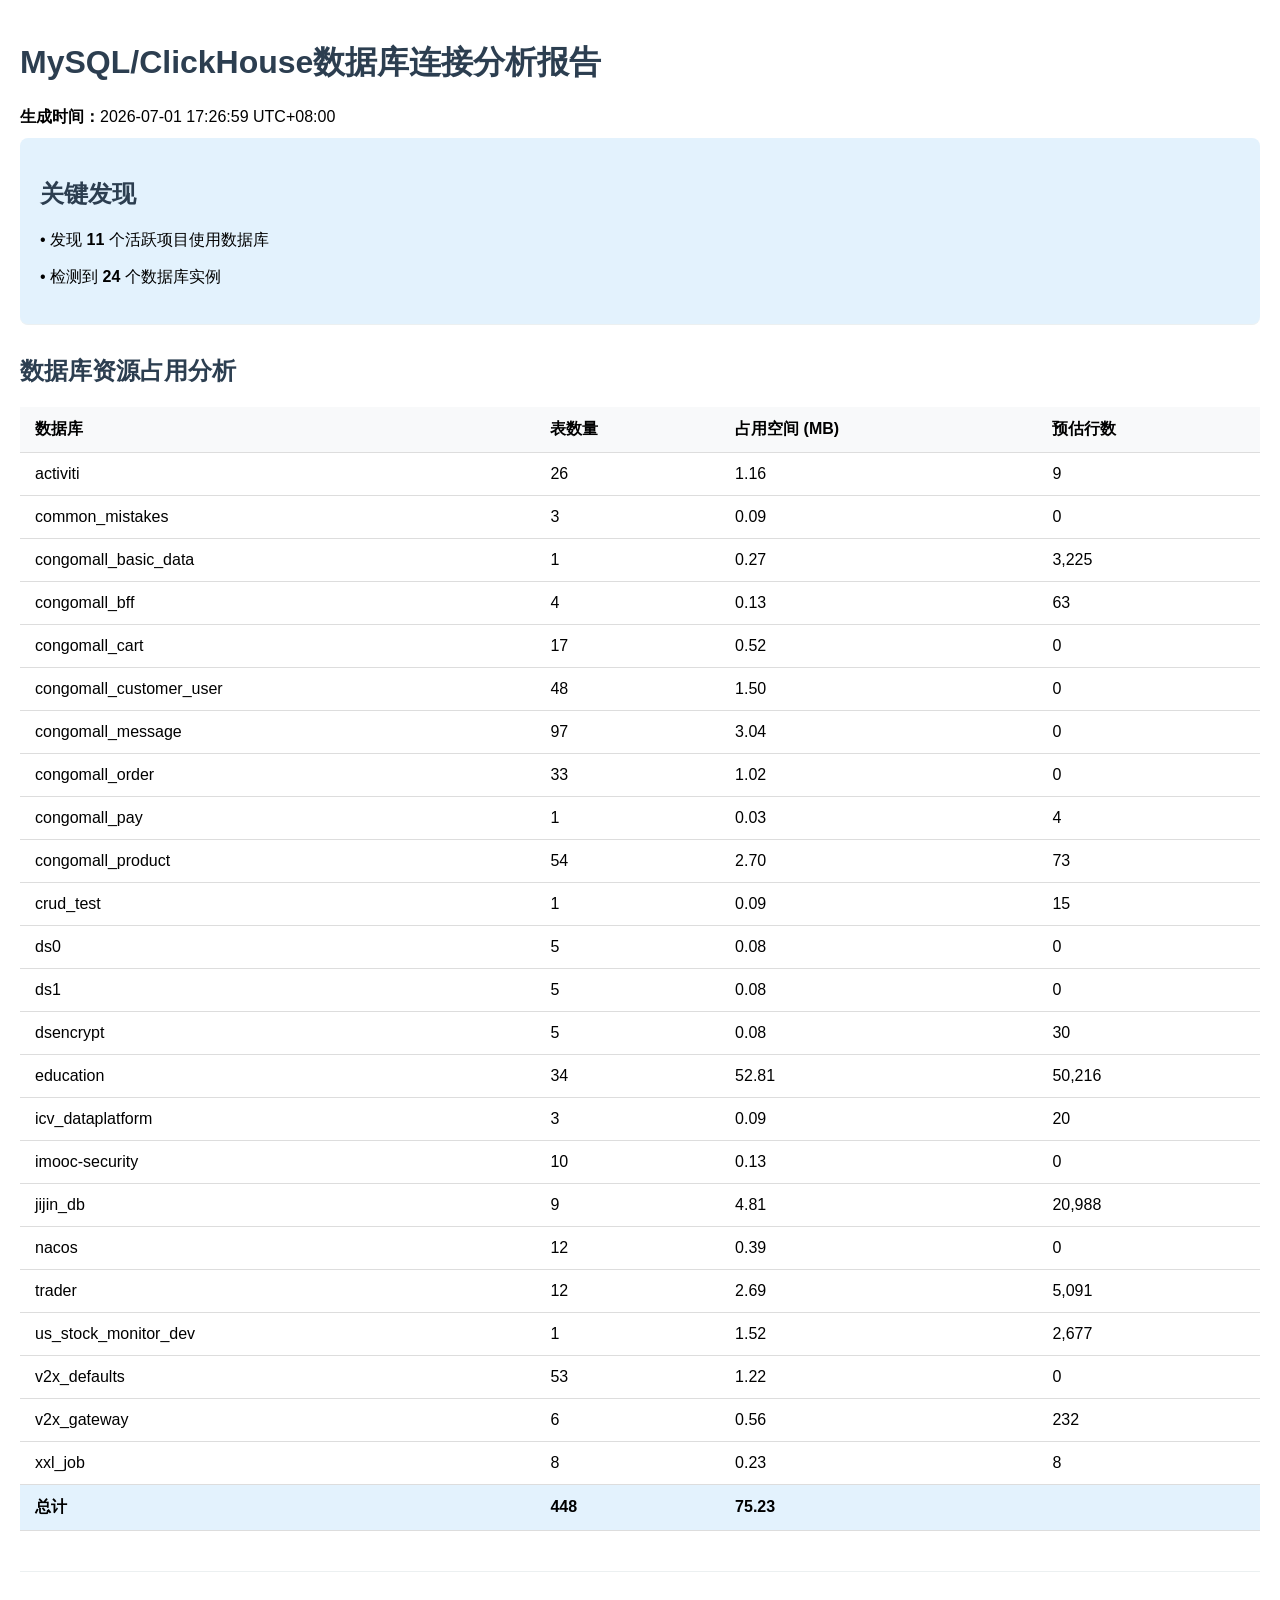
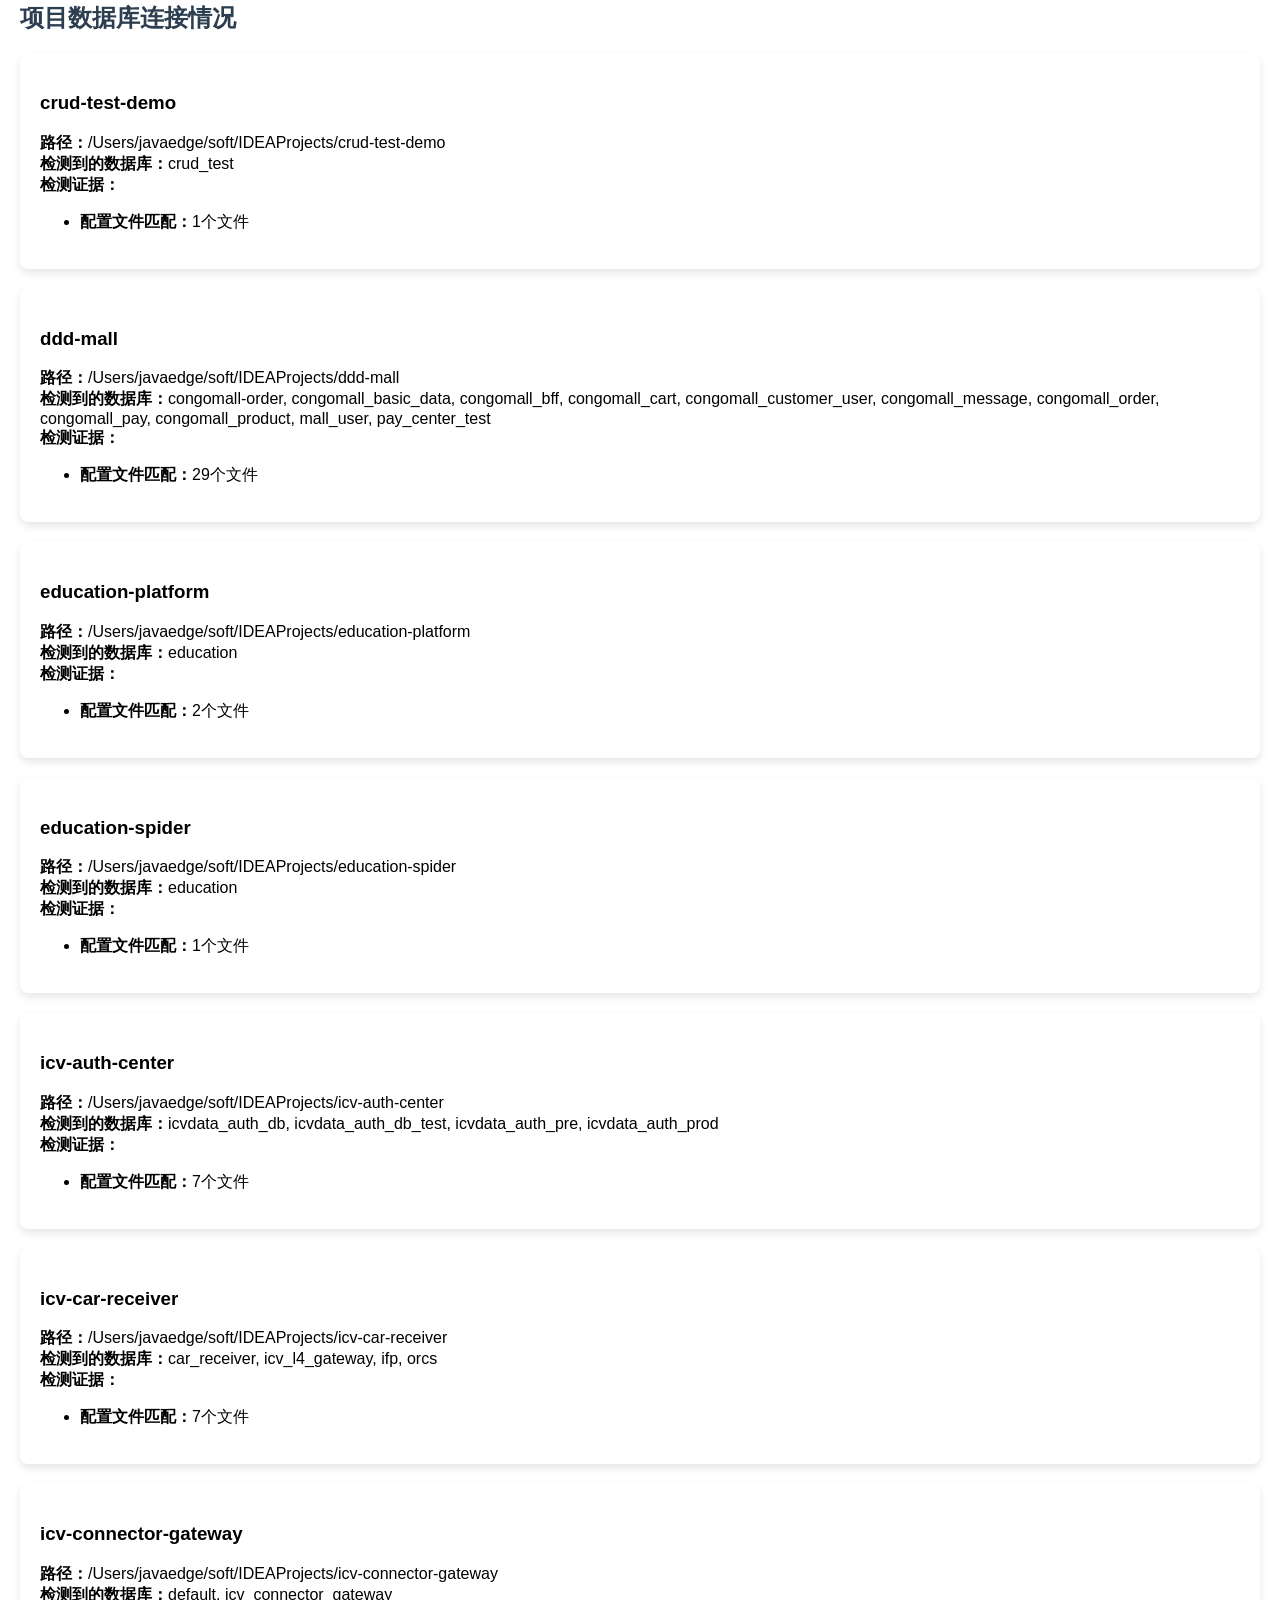
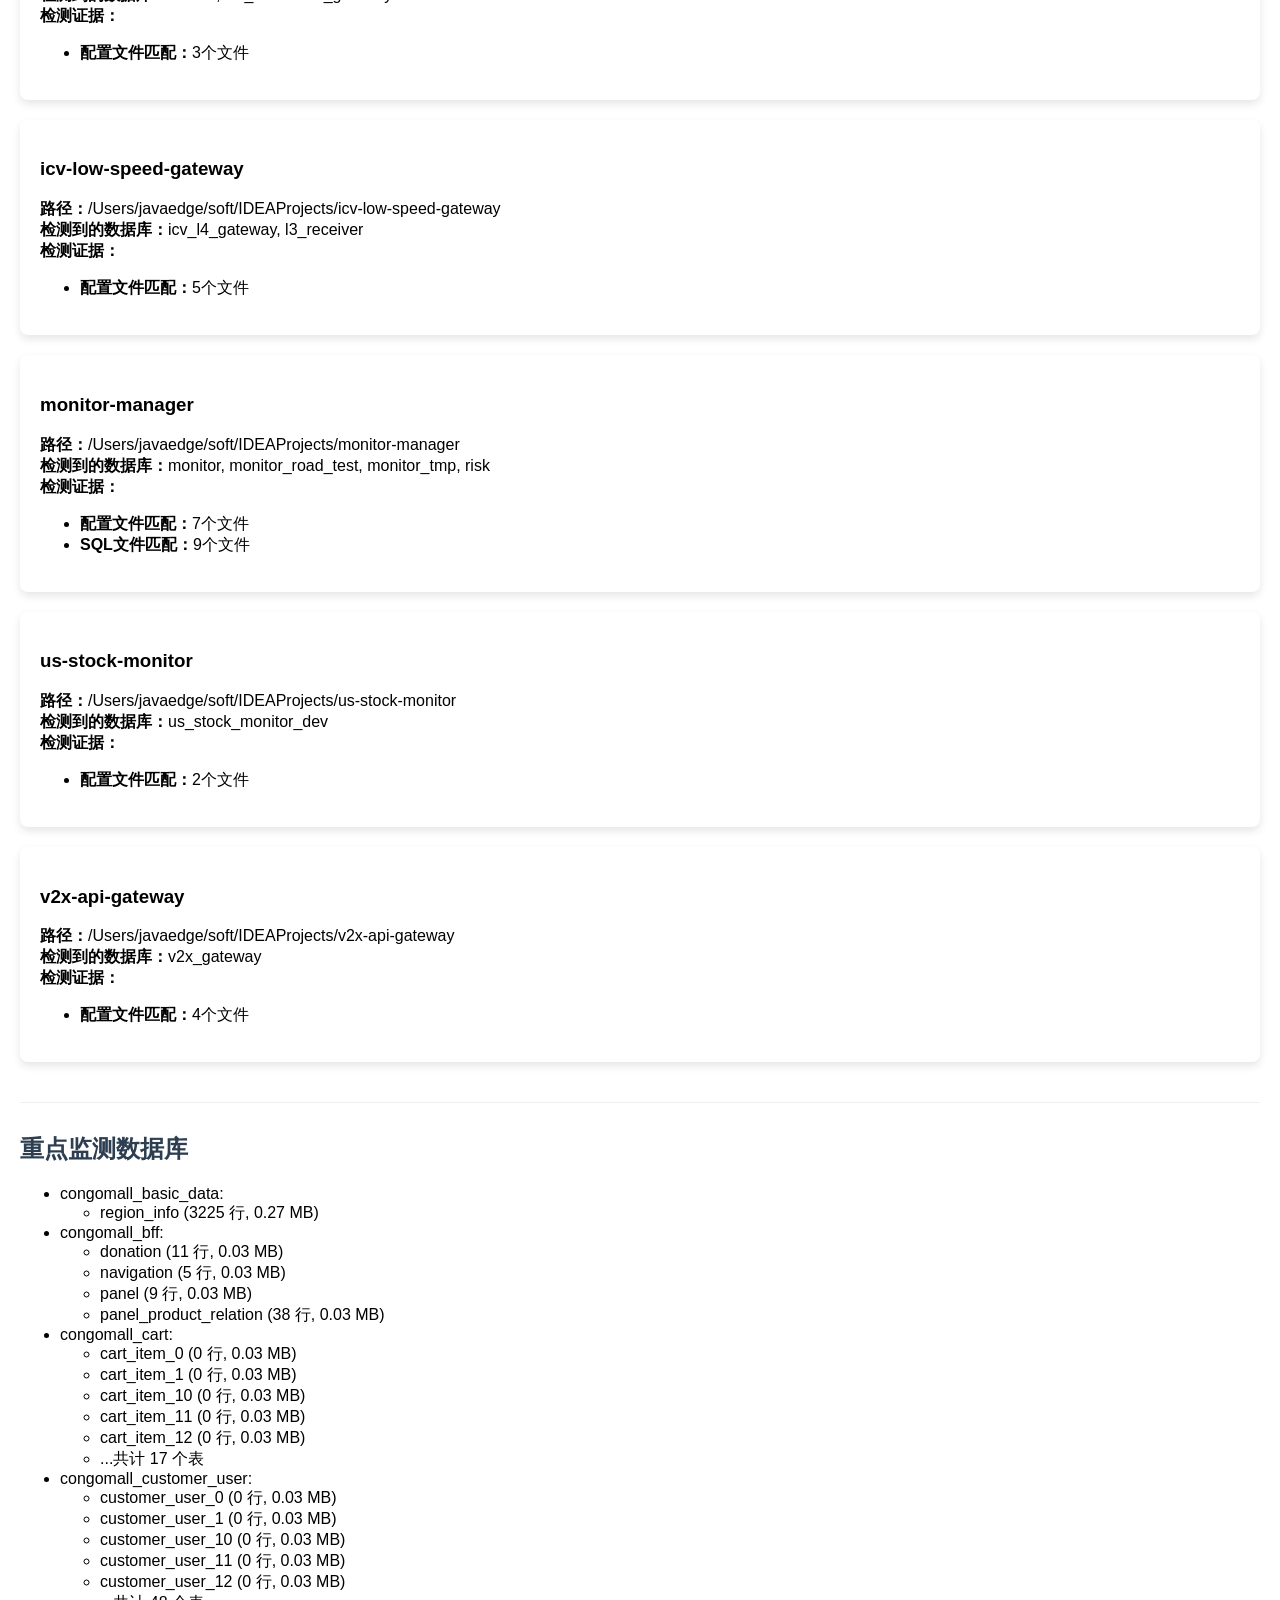
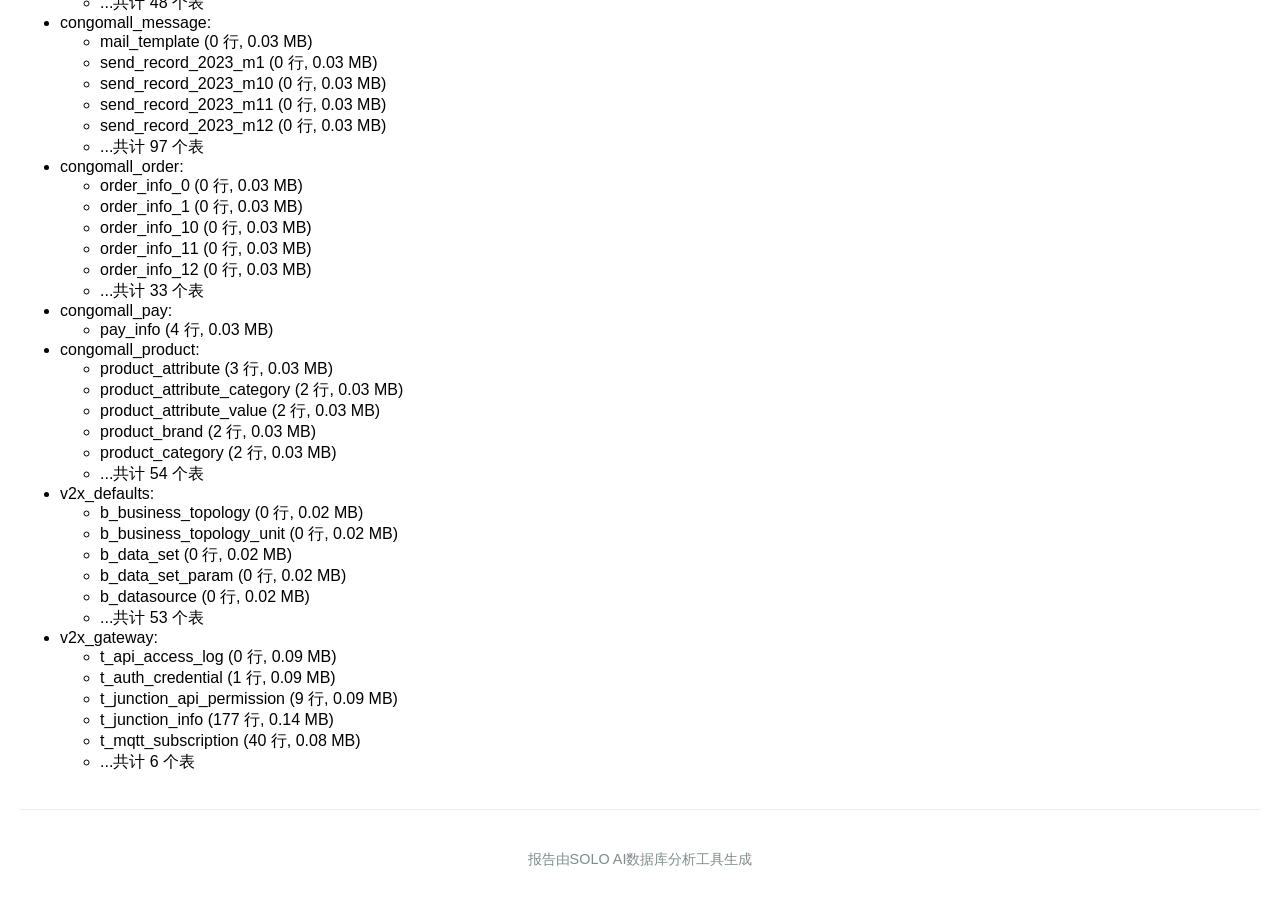
<file: db_inventory_report.html>
<!DOCTYPE html>
<html lang="zh-CN">
<head>
    <meta charset="UTF-8">
    <title>数据库连接分析报告</title>
    <style>
        body { font-family: Arial, sans-serif; margin: 0; padding: 20px; }
        h1, h2 { color: #2c3e50; }
        .section { margin-bottom: 30px; border-bottom: 1px solid #ecf0f1; padding-bottom: 20px; }
        .card { background: white; box-shadow: 0 4px 8px rgba(0,0,0,0.1); border-radius: 8px; padding: 20px; margin-bottom: 20px; }
        .summary-item { margin-bottom: 10px; }
        .highlight { background-color: #e3f2fd; padding: 20px; border-radius: 8px; }
        table { width: 100%; border-collapse: collapse; margin: 20px 0; }
        th, td { padding: 12px 15px; text-align: left; border-bottom: 1px solid #ddd; }
        th { background-color: #f8f9fa; }
        tr:hover { background-color: #f5f7fa; }
        footer { margin-top: 40px; text-align: center; color: #7f8c8d; font-size: 0.9em; }
    </style>
</head>
<body>
    <h1>MySQL/ClickHouse数据库连接分析报告</h1>
    <div class="summary-item"><strong>生成时间：</strong>2026-07-01 17:26:59 UTC+08:00</div>
    
    <div class="section highlight">
        <h2>关键发现</h2>
        <p>• 发现 <strong>11</strong> 个活跃项目使用数据库</p>
        <p>• 检测到 <strong>24</strong> 个数据库实例</p>
    </div>
    
    <div class="section">
        <h2>数据库资源占用分析</h2>
        <table>
            <thead>
                <tr>
                    <th>数据库</th>
                    <th>表数量</th>
                    <th>占用空间 (MB)</th>
                    <th>预估行数</th>
                </tr>
            </thead>
            <tbody>
<tr>
                    <td>activiti</td>
                    <td>26</td>
                    <td>1.16</td>
                    <td>9</td>
                </tr><tr>
                    <td>common_mistakes</td>
                    <td>3</td>
                    <td>0.09</td>
                    <td>0</td>
                </tr><tr>
                    <td>congomall_basic_data</td>
                    <td>1</td>
                    <td>0.27</td>
                    <td>3,225</td>
                </tr><tr>
                    <td>congomall_bff</td>
                    <td>4</td>
                    <td>0.13</td>
                    <td>63</td>
                </tr><tr>
                    <td>congomall_cart</td>
                    <td>17</td>
                    <td>0.52</td>
                    <td>0</td>
                </tr><tr>
                    <td>congomall_customer_user</td>
                    <td>48</td>
                    <td>1.50</td>
                    <td>0</td>
                </tr><tr>
                    <td>congomall_message</td>
                    <td>97</td>
                    <td>3.04</td>
                    <td>0</td>
                </tr><tr>
                    <td>congomall_order</td>
                    <td>33</td>
                    <td>1.02</td>
                    <td>0</td>
                </tr><tr>
                    <td>congomall_pay</td>
                    <td>1</td>
                    <td>0.03</td>
                    <td>4</td>
                </tr><tr>
                    <td>congomall_product</td>
                    <td>54</td>
                    <td>2.70</td>
                    <td>73</td>
                </tr><tr>
                    <td>crud_test</td>
                    <td>1</td>
                    <td>0.09</td>
                    <td>15</td>
                </tr><tr>
                    <td>ds0</td>
                    <td>5</td>
                    <td>0.08</td>
                    <td>0</td>
                </tr><tr>
                    <td>ds1</td>
                    <td>5</td>
                    <td>0.08</td>
                    <td>0</td>
                </tr><tr>
                    <td>dsencrypt</td>
                    <td>5</td>
                    <td>0.08</td>
                    <td>30</td>
                </tr><tr>
                    <td>education</td>
                    <td>34</td>
                    <td>52.81</td>
                    <td>50,216</td>
                </tr><tr>
                    <td>icv_dataplatform</td>
                    <td>3</td>
                    <td>0.09</td>
                    <td>20</td>
                </tr><tr>
                    <td>imooc-security</td>
                    <td>10</td>
                    <td>0.13</td>
                    <td>0</td>
                </tr><tr>
                    <td>jijin_db</td>
                    <td>9</td>
                    <td>4.81</td>
                    <td>20,988</td>
                </tr><tr>
                    <td>nacos</td>
                    <td>12</td>
                    <td>0.39</td>
                    <td>0</td>
                </tr><tr>
                    <td>trader</td>
                    <td>12</td>
                    <td>2.69</td>
                    <td>5,091</td>
                </tr><tr>
                    <td>us_stock_monitor_dev</td>
                    <td>1</td>
                    <td>1.52</td>
                    <td>2,677</td>
                </tr><tr>
                    <td>v2x_defaults</td>
                    <td>53</td>
                    <td>1.22</td>
                    <td>0</td>
                </tr><tr>
                    <td>v2x_gateway</td>
                    <td>6</td>
                    <td>0.56</td>
                    <td>232</td>
                </tr><tr>
                    <td>xxl_job</td>
                    <td>8</td>
                    <td>0.23</td>
                    <td>8</td>
                </tr>
            </tbody>
            <tfoot>
                <tr style="background-color: #e3f2fd;">
                    <td><strong>总计</strong></td>
                    <td><strong>448</strong></td>
                    <td><strong>75.23</strong></td>
                    <td></td>
                </tr>
            </tfoot>
        </table>
    </div>
    
    <div class="section">
        <h2>项目数据库连接情况</h2>
<div class="card">
            <h3>crud-test-demo</h3>
            <div><strong>路径：</strong>/Users/javaedge/soft/IDEAProjects/crud-test-demo</div>
            <div><strong>检测到的数据库：</strong>crud_test</div>
            
            <div><strong>检测证据：</strong></div>
            <ul><li><strong>配置文件匹配：</strong>1个文件</li></ul>
        </div><div class="card">
            <h3>ddd-mall</h3>
            <div><strong>路径：</strong>/Users/javaedge/soft/IDEAProjects/ddd-mall</div>
            <div><strong>检测到的数据库：</strong>congomall-order, congomall_basic_data, congomall_bff, congomall_cart, congomall_customer_user, congomall_message, congomall_order, congomall_pay, congomall_product, mall_user, pay_center_test</div>
            
            <div><strong>检测证据：</strong></div>
            <ul><li><strong>配置文件匹配：</strong>29个文件</li></ul>
        </div><div class="card">
            <h3>education-platform</h3>
            <div><strong>路径：</strong>/Users/javaedge/soft/IDEAProjects/education-platform</div>
            <div><strong>检测到的数据库：</strong>education</div>
            
            <div><strong>检测证据：</strong></div>
            <ul><li><strong>配置文件匹配：</strong>2个文件</li></ul>
        </div><div class="card">
            <h3>education-spider</h3>
            <div><strong>路径：</strong>/Users/javaedge/soft/IDEAProjects/education-spider</div>
            <div><strong>检测到的数据库：</strong>education</div>
            
            <div><strong>检测证据：</strong></div>
            <ul><li><strong>配置文件匹配：</strong>1个文件</li></ul>
        </div><div class="card">
            <h3>icv-auth-center</h3>
            <div><strong>路径：</strong>/Users/javaedge/soft/IDEAProjects/icv-auth-center</div>
            <div><strong>检测到的数据库：</strong>icvdata_auth_db, icvdata_auth_db_test, icvdata_auth_pre, icvdata_auth_prod</div>
            
            <div><strong>检测证据：</strong></div>
            <ul><li><strong>配置文件匹配：</strong>7个文件</li></ul>
        </div><div class="card">
            <h3>icv-car-receiver</h3>
            <div><strong>路径：</strong>/Users/javaedge/soft/IDEAProjects/icv-car-receiver</div>
            <div><strong>检测到的数据库：</strong>car_receiver, icv_l4_gateway, ifp, orcs</div>
            
            <div><strong>检测证据：</strong></div>
            <ul><li><strong>配置文件匹配：</strong>7个文件</li></ul>
        </div><div class="card">
            <h3>icv-connector-gateway</h3>
            <div><strong>路径：</strong>/Users/javaedge/soft/IDEAProjects/icv-connector-gateway</div>
            <div><strong>检测到的数据库：</strong>default, icv_connector_gateway</div>
            
            <div><strong>检测证据：</strong></div>
            <ul><li><strong>配置文件匹配：</strong>3个文件</li></ul>
        </div><div class="card">
            <h3>icv-low-speed-gateway</h3>
            <div><strong>路径：</strong>/Users/javaedge/soft/IDEAProjects/icv-low-speed-gateway</div>
            <div><strong>检测到的数据库：</strong>icv_l4_gateway, l3_receiver</div>
            
            <div><strong>检测证据：</strong></div>
            <ul><li><strong>配置文件匹配：</strong>5个文件</li></ul>
        </div><div class="card">
            <h3>monitor-manager</h3>
            <div><strong>路径：</strong>/Users/javaedge/soft/IDEAProjects/monitor-manager</div>
            <div><strong>检测到的数据库：</strong>monitor, monitor_road_test, monitor_tmp, risk</div>
            
            <div><strong>检测证据：</strong></div>
            <ul><li><strong>配置文件匹配：</strong>7个文件</li><li><strong>SQL文件匹配：</strong>9个文件</li></ul>
        </div><div class="card">
            <h3>us-stock-monitor</h3>
            <div><strong>路径：</strong>/Users/javaedge/soft/IDEAProjects/us-stock-monitor</div>
            <div><strong>检测到的数据库：</strong>us_stock_monitor_dev</div>
            
            <div><strong>检测证据：</strong></div>
            <ul><li><strong>配置文件匹配：</strong>2个文件</li></ul>
        </div><div class="card">
            <h3>v2x-api-gateway</h3>
            <div><strong>路径：</strong>/Users/javaedge/soft/IDEAProjects/v2x-api-gateway</div>
            <div><strong>检测到的数据库：</strong>v2x_gateway</div>
            
            <div><strong>检测证据：</strong></div>
            <ul><li><strong>配置文件匹配：</strong>4个文件</li></ul>
        </div>
    </div>
    
    <div class="section">
        <h2>重点监测数据库</h2>
        <ul><li>congomall_basic_data:
                <ul><li>region_info (3225 行, 0.27 MB)</li></ul>
            </li><li>congomall_bff:
                <ul><li>donation (11 行, 0.03 MB)</li><li>navigation (5 行, 0.03 MB)</li><li>panel (9 行, 0.03 MB)</li><li>panel_product_relation (38 行, 0.03 MB)</li></ul>
            </li><li>congomall_cart:
                <ul><li>cart_item_0 (0 行, 0.03 MB)</li><li>cart_item_1 (0 行, 0.03 MB)</li><li>cart_item_10 (0 行, 0.03 MB)</li><li>cart_item_11 (0 行, 0.03 MB)</li><li>cart_item_12 (0 行, 0.03 MB)</li><li>...共计 17 个表</li></ul>
            </li><li>congomall_customer_user:
                <ul><li>customer_user_0 (0 行, 0.03 MB)</li><li>customer_user_1 (0 行, 0.03 MB)</li><li>customer_user_10 (0 行, 0.03 MB)</li><li>customer_user_11 (0 行, 0.03 MB)</li><li>customer_user_12 (0 行, 0.03 MB)</li><li>...共计 48 个表</li></ul>
            </li><li>congomall_message:
                <ul><li>mail_template (0 行, 0.03 MB)</li><li>send_record_2023_m1 (0 行, 0.03 MB)</li><li>send_record_2023_m10 (0 行, 0.03 MB)</li><li>send_record_2023_m11 (0 行, 0.03 MB)</li><li>send_record_2023_m12 (0 行, 0.03 MB)</li><li>...共计 97 个表</li></ul>
            </li><li>congomall_order:
                <ul><li>order_info_0 (0 行, 0.03 MB)</li><li>order_info_1 (0 行, 0.03 MB)</li><li>order_info_10 (0 行, 0.03 MB)</li><li>order_info_11 (0 行, 0.03 MB)</li><li>order_info_12 (0 行, 0.03 MB)</li><li>...共计 33 个表</li></ul>
            </li><li>congomall_pay:
                <ul><li>pay_info (4 行, 0.03 MB)</li></ul>
            </li><li>congomall_product:
                <ul><li>product_attribute (3 行, 0.03 MB)</li><li>product_attribute_category (2 行, 0.03 MB)</li><li>product_attribute_value (2 行, 0.03 MB)</li><li>product_brand (2 行, 0.03 MB)</li><li>product_category (2 行, 0.03 MB)</li><li>...共计 54 个表</li></ul>
            </li><li>v2x_defaults:
                <ul><li>b_business_topology (0 行, 0.02 MB)</li><li>b_business_topology_unit (0 行, 0.02 MB)</li><li>b_data_set (0 行, 0.02 MB)</li><li>b_data_set_param (0 行, 0.02 MB)</li><li>b_datasource (0 行, 0.02 MB)</li><li>...共计 53 个表</li></ul>
            </li><li>v2x_gateway:
                <ul><li>t_api_access_log (0 行, 0.09 MB)</li><li>t_auth_credential (1 行, 0.09 MB)</li><li>t_junction_api_permission (9 行, 0.09 MB)</li><li>t_junction_info (177 行, 0.14 MB)</li><li>t_mqtt_subscription (40 行, 0.08 MB)</li><li>...共计 6 个表</li></ul>
            </li>
        </ul>
    </div>
    
    <footer>
        <p>报告由SOLO AI数据库分析工具生成</p>
    </footer>
</body>
</html>
</file>
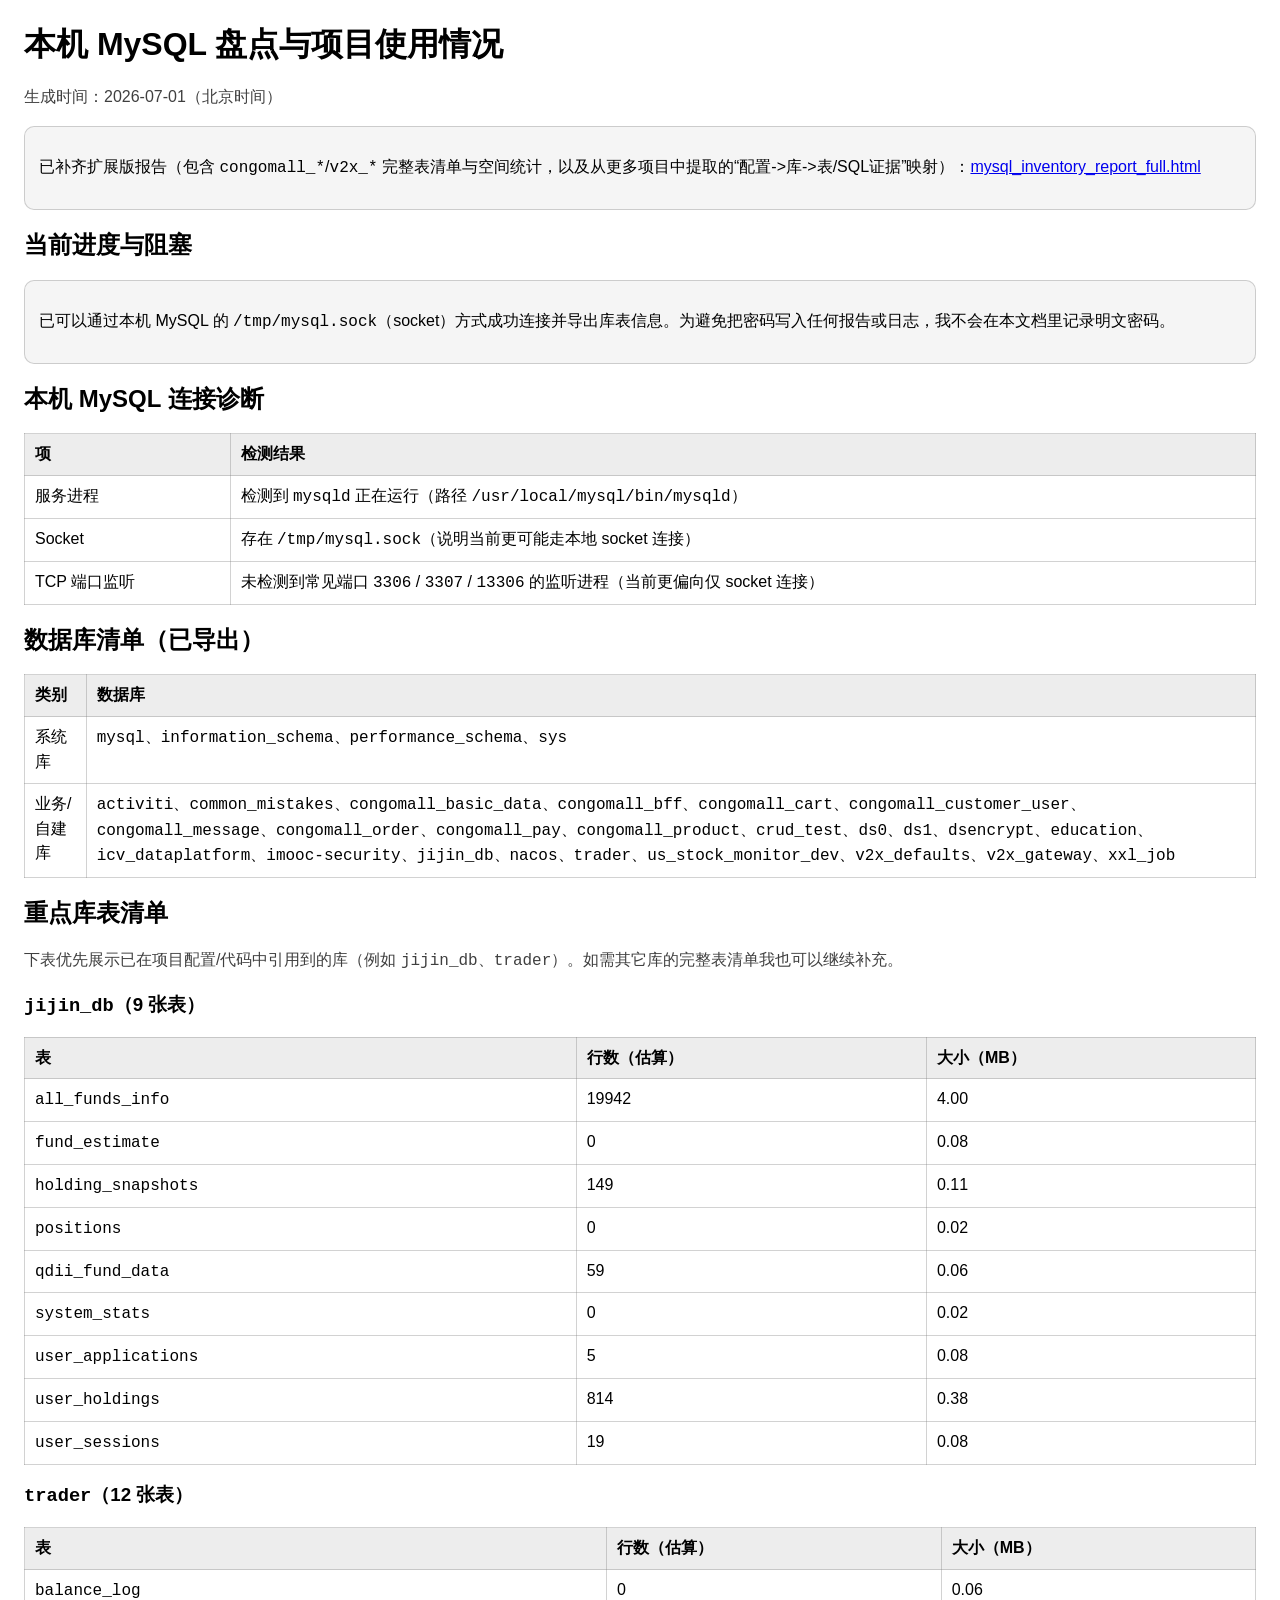
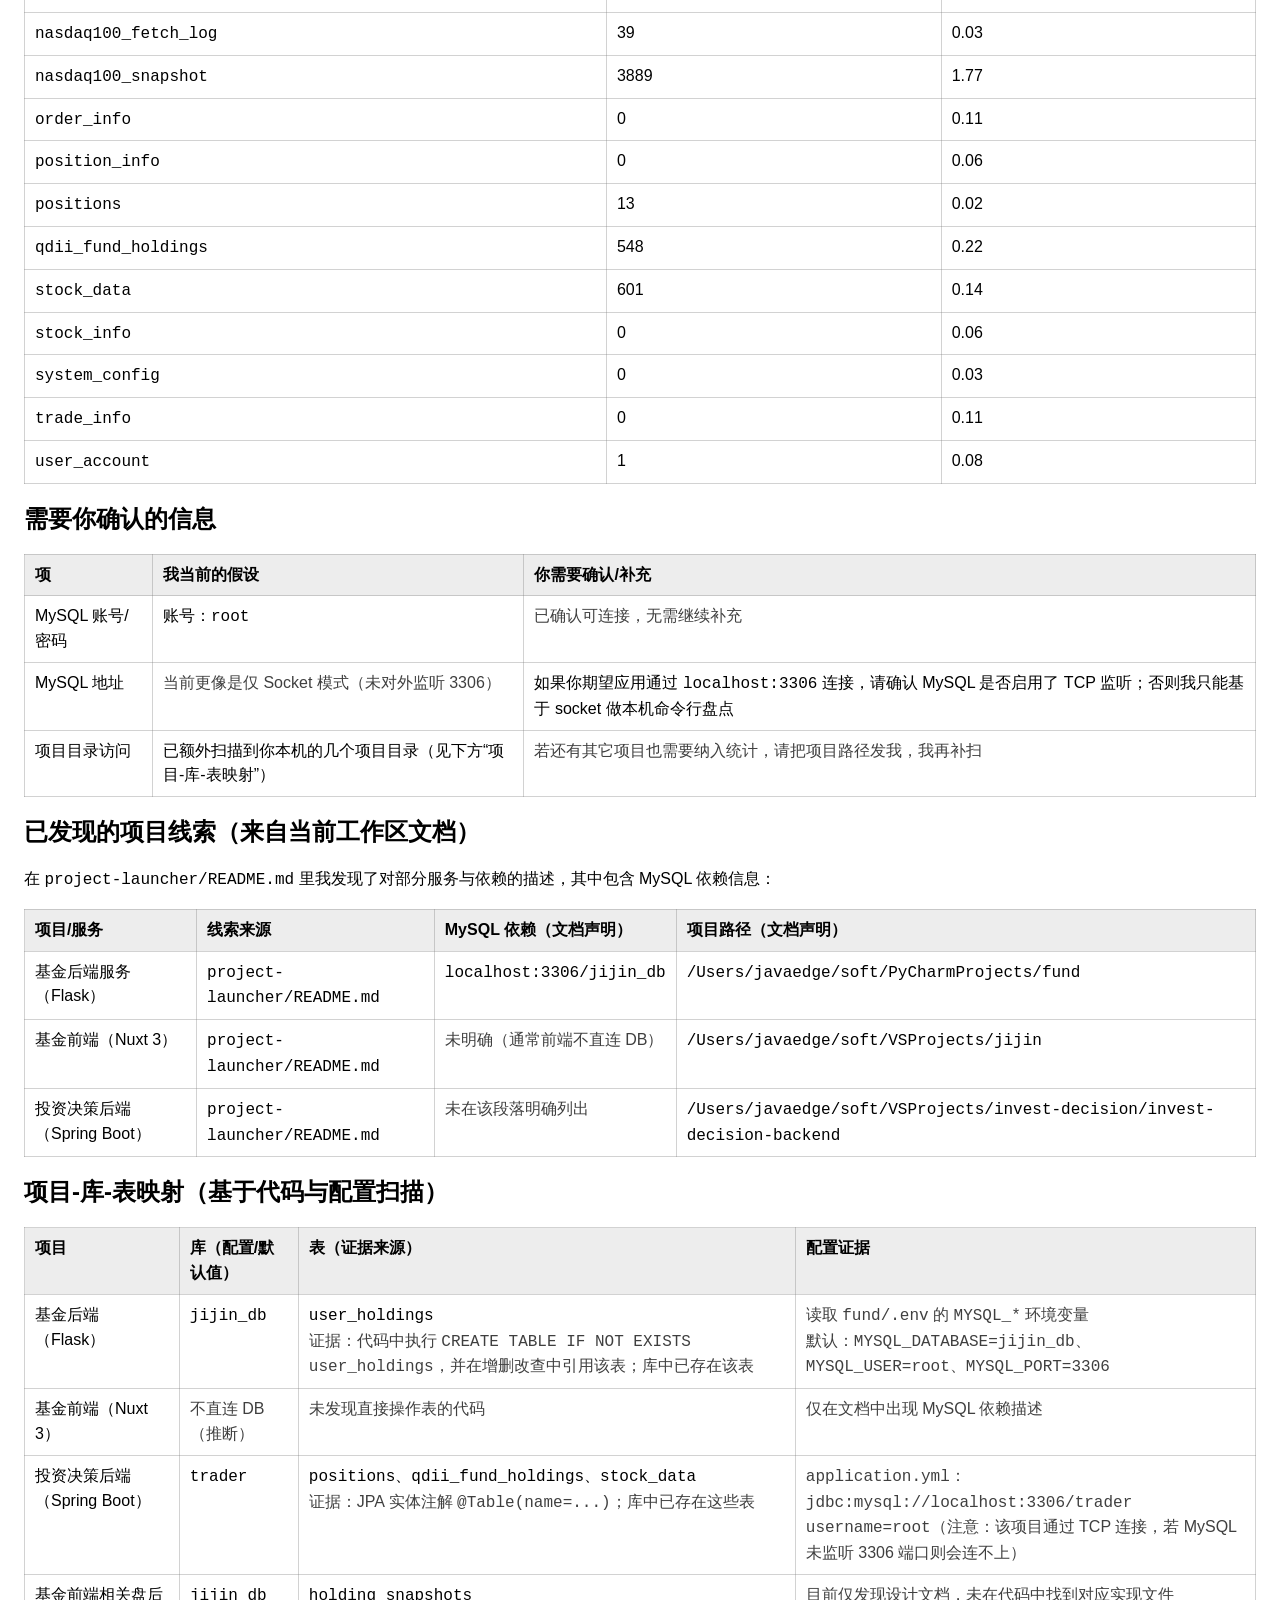
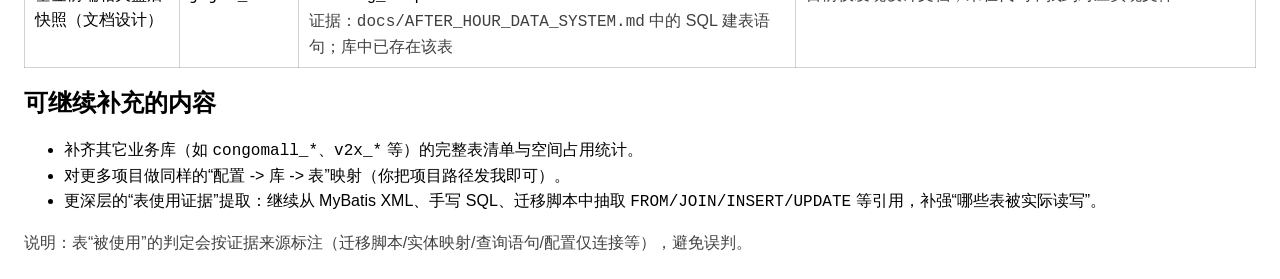
<file: mysql_inventory_report.html>
<!doctype html>
<html lang="zh-CN">
<head>
  <meta charset="utf-8" />
  <meta name="viewport" content="width=device-width, initial-scale=1" />
  <title>本机 MySQL 盘点与项目使用情况</title>
  <style>
    :root { color-scheme: light dark; }
    body { font-family: -apple-system,BlinkMacSystemFont,"Segoe UI",Roboto,Helvetica,Arial,"PingFang SC","Hiragino Sans GB","Microsoft YaHei",sans-serif; line-height: 1.55; margin: 24px; }
    h1,h2,h3 { line-height: 1.25; }
    code { font-family: ui-monospace,SFMono-Regular,Menlo,Monaco,Consolas,"Liberation Mono","Courier New",monospace; }
    .note { padding: 12px 14px; border: 1px solid rgba(127,127,127,.35); border-radius: 10px; background: rgba(127,127,127,.08); }
    table { border-collapse: collapse; width: 100%; margin: 10px 0 18px; }
    th,td { border: 1px solid rgba(127,127,127,.35); padding: 8px 10px; text-align: left; vertical-align: top; }
    th { background: rgba(127,127,127,.14); }
    .muted { opacity: .75; }
  </style>
</head>
<body>
  <h1>本机 MySQL 盘点与项目使用情况</h1>
  <p class="muted">生成时间：2026-07-01（北京时间）</p>

  <div class="note">
    <p>已补齐扩展版报告（包含 <code>congomall_*</code>/<code>v2x_*</code> 完整表清单与空间统计，以及从更多项目中提取的“配置-&gt;库-&gt;表/SQL证据”映射）：<a href="./mysql_inventory_report_full.html">mysql_inventory_report_full.html</a></p>
  </div>

  <h2>当前进度与阻塞</h2>
  <div class="note">
    <p>已可以通过本机 MySQL 的 <code>/tmp/mysql.sock</code>（socket）方式成功连接并导出库表信息。为避免把密码写入任何报告或日志，我不会在本文档里记录明文密码。</p>
  </div>

  <h2>本机 MySQL 连接诊断</h2>
  <table>
    <thead>
      <tr>
        <th>项</th>
        <th>检测结果</th>
      </tr>
    </thead>
    <tbody>
      <tr>
        <td>服务进程</td>
        <td>检测到 <code>mysqld</code> 正在运行（路径 <code>/usr/local/mysql/bin/mysqld</code>）</td>
      </tr>
      <tr>
        <td>Socket</td>
        <td>存在 <code>/tmp/mysql.sock</code>（说明当前更可能走本地 socket 连接）</td>
      </tr>
      <tr>
        <td>TCP 端口监听</td>
        <td>未检测到常见端口 <code>3306</code> / <code>3307</code> / <code>13306</code> 的监听进程（当前更偏向仅 socket 连接）</td>
      </tr>
    </tbody>
  </table>

  <h2>数据库清单（已导出）</h2>
  <table>
    <thead>
      <tr>
        <th>类别</th>
        <th>数据库</th>
      </tr>
    </thead>
    <tbody>
      <tr>
        <td>系统库</td>
        <td><code>mysql</code>、<code>information_schema</code>、<code>performance_schema</code>、<code>sys</code></td>
      </tr>
      <tr>
        <td>业务/自建库</td>
        <td>
          <code>activiti</code>、<code>common_mistakes</code>、<code>congomall_basic_data</code>、<code>congomall_bff</code>、<code>congomall_cart</code>、<code>congomall_customer_user</code>、<code>congomall_message</code>、<code>congomall_order</code>、<code>congomall_pay</code>、<code>congomall_product</code>、<code>crud_test</code>、<code>ds0</code>、<code>ds1</code>、<code>dsencrypt</code>、<code>education</code>、<code>icv_dataplatform</code>、<code>imooc-security</code>、<code>jijin_db</code>、<code>nacos</code>、<code>trader</code>、<code>us_stock_monitor_dev</code>、<code>v2x_defaults</code>、<code>v2x_gateway</code>、<code>xxl_job</code>
        </td>
      </tr>
    </tbody>
  </table>

  <h2>重点库表清单</h2>
  <p class="muted">下表优先展示已在项目配置/代码中引用到的库（例如 <code>jijin_db</code>、<code>trader</code>）。如需其它库的完整表清单我也可以继续补充。</p>

  <h3><code>jijin_db</code>（9 张表）</h3>
  <table>
    <thead>
      <tr>
        <th>表</th>
        <th>行数（估算）</th>
        <th>大小（MB）</th>
      </tr>
    </thead>
    <tbody>
      <tr><td><code>all_funds_info</code></td><td>19942</td><td>4.00</td></tr>
      <tr><td><code>fund_estimate</code></td><td>0</td><td>0.08</td></tr>
      <tr><td><code>holding_snapshots</code></td><td>149</td><td>0.11</td></tr>
      <tr><td><code>positions</code></td><td>0</td><td>0.02</td></tr>
      <tr><td><code>qdii_fund_data</code></td><td>59</td><td>0.06</td></tr>
      <tr><td><code>system_stats</code></td><td>0</td><td>0.02</td></tr>
      <tr><td><code>user_applications</code></td><td>5</td><td>0.08</td></tr>
      <tr><td><code>user_holdings</code></td><td>814</td><td>0.38</td></tr>
      <tr><td><code>user_sessions</code></td><td>19</td><td>0.08</td></tr>
    </tbody>
  </table>

  <h3><code>trader</code>（12 张表）</h3>
  <table>
    <thead>
      <tr>
        <th>表</th>
        <th>行数（估算）</th>
        <th>大小（MB）</th>
      </tr>
    </thead>
    <tbody>
      <tr><td><code>balance_log</code></td><td>0</td><td>0.06</td></tr>
      <tr><td><code>nasdaq100_fetch_log</code></td><td>39</td><td>0.03</td></tr>
      <tr><td><code>nasdaq100_snapshot</code></td><td>3889</td><td>1.77</td></tr>
      <tr><td><code>order_info</code></td><td>0</td><td>0.11</td></tr>
      <tr><td><code>position_info</code></td><td>0</td><td>0.06</td></tr>
      <tr><td><code>positions</code></td><td>13</td><td>0.02</td></tr>
      <tr><td><code>qdii_fund_holdings</code></td><td>548</td><td>0.22</td></tr>
      <tr><td><code>stock_data</code></td><td>601</td><td>0.14</td></tr>
      <tr><td><code>stock_info</code></td><td>0</td><td>0.06</td></tr>
      <tr><td><code>system_config</code></td><td>0</td><td>0.03</td></tr>
      <tr><td><code>trade_info</code></td><td>0</td><td>0.11</td></tr>
      <tr><td><code>user_account</code></td><td>1</td><td>0.08</td></tr>
    </tbody>
  </table>

  <h2>需要你确认的信息</h2>
  <table>
    <thead>
      <tr>
        <th>项</th>
        <th>我当前的假设</th>
        <th>你需要确认/补充</th>
      </tr>
    </thead>
    <tbody>
      <tr>
        <td>MySQL 账号/密码</td>
        <td>账号：<code>root</code></td>
        <td class="muted">已确认可连接，无需继续补充</td>
      </tr>
      <tr>
        <td>MySQL 地址</td>
        <td class="muted">当前更像是仅 Socket 模式（未对外监听 3306）</td>
        <td>如果你期望应用通过 <code>localhost:3306</code> 连接，请确认 MySQL 是否启用了 TCP 监听；否则我只能基于 socket 做本机命令行盘点</td>
      </tr>
      <tr>
        <td>项目目录访问</td>
        <td>已额外扫描到你本机的几个项目目录（见下方“项目-库-表映射”）</td>
        <td class="muted">若还有其它项目也需要纳入统计，请把项目路径发我，我再补扫</td>
      </tr>
    </tbody>
  </table>

  <h2>已发现的项目线索（来自当前工作区文档）</h2>
  <p>在 <code>project-launcher/README.md</code> 里我发现了对部分服务与依赖的描述，其中包含 MySQL 依赖信息：</p>
  <table>
    <thead>
      <tr>
        <th>项目/服务</th>
        <th>线索来源</th>
        <th>MySQL 依赖（文档声明）</th>
        <th>项目路径（文档声明）</th>
      </tr>
    </thead>
    <tbody>
      <tr>
        <td>基金后端服务（Flask）</td>
        <td><code>project-launcher/README.md</code></td>
        <td><code>localhost:3306/jijin_db</code></td>
        <td><code>/Users/javaedge/soft/PyCharmProjects/fund</code></td>
      </tr>
      <tr>
        <td>基金前端（Nuxt 3）</td>
        <td><code>project-launcher/README.md</code></td>
        <td class="muted">未明确（通常前端不直连 DB）</td>
        <td><code>/Users/javaedge/soft/VSProjects/jijin</code></td>
      </tr>
      <tr>
        <td>投资决策后端（Spring Boot）</td>
        <td><code>project-launcher/README.md</code></td>
        <td class="muted">未在该段落明确列出</td>
        <td><code>/Users/javaedge/soft/VSProjects/invest-decision/invest-decision-backend</code></td>
      </tr>
    </tbody>
  </table>

  <h2>项目-库-表映射（基于代码与配置扫描）</h2>
  <table>
    <thead>
      <tr>
        <th>项目</th>
        <th>库（配置/默认值）</th>
        <th>表（证据来源）</th>
        <th>配置证据</th>
      </tr>
    </thead>
    <tbody>
      <tr>
        <td>基金后端（Flask）</td>
        <td><code>jijin_db</code></td>
        <td>
          <code>user_holdings</code>
          <div class="muted">证据：代码中执行 <code>CREATE TABLE IF NOT EXISTS user_holdings</code>，并在增删改查中引用该表；库中已存在该表</div>
        </td>
        <td class="muted">
          <div>读取 <code>fund/.env</code> 的 <code>MYSQL_*</code> 环境变量</div>
          <div>默认：<code>MYSQL_DATABASE=jijin_db</code>、<code>MYSQL_USER=root</code>、<code>MYSQL_PORT=3306</code></div>
        </td>
      </tr>
      <tr>
        <td>基金前端（Nuxt 3）</td>
        <td class="muted">不直连 DB（推断）</td>
        <td class="muted">未发现直接操作表的代码</td>
        <td class="muted">仅在文档中出现 MySQL 依赖描述</td>
      </tr>
      <tr>
        <td>投资决策后端（Spring Boot）</td>
        <td><code>trader</code></td>
        <td>
          <code>positions</code>、<code>qdii_fund_holdings</code>、<code>stock_data</code>
          <div class="muted">证据：JPA 实体注解 <code>@Table(name=...)</code>；库中已存在这些表</div>
        </td>
        <td class="muted">
          <div><code>application.yml</code>：<code>jdbc:mysql://localhost:3306/trader</code></div>
          <div><code>username=root</code>（注意：该项目通过 TCP 连接，若 MySQL 未监听 3306 端口则会连不上）</div>
        </td>
      </tr>
      <tr>
        <td>基金前端相关盘后快照（文档设计）</td>
        <td><code>jijin_db</code></td>
        <td>
          <code>holding_snapshots</code>
          <div class="muted">证据：<code>docs/AFTER_HOUR_DATA_SYSTEM.md</code> 中的 SQL 建表语句；库中已存在该表</div>
        </td>
        <td class="muted">目前仅发现设计文档，未在代码中找到对应实现文件</td>
      </tr>
    </tbody>
  </table>

  <h2>可继续补充的内容</h2>
  <ul>
    <li>补齐其它业务库（如 <code>congomall_*</code>、<code>v2x_*</code> 等）的完整表清单与空间占用统计。</li>
    <li>对更多项目做同样的“配置 -> 库 -> 表”映射（你把项目路径发我即可）。</li>
    <li>更深层的“表使用证据”提取：继续从 MyBatis XML、手写 SQL、迁移脚本中抽取 <code>FROM/JOIN/INSERT/UPDATE</code> 等引用，补强“哪些表被实际读写”。</li>
  </ul>

  <p class="muted">说明：表“被使用”的判定会按证据来源标注（迁移脚本/实体映射/查询语句/配置仅连接等），避免误判。</p>
</body>
</html>
</file>
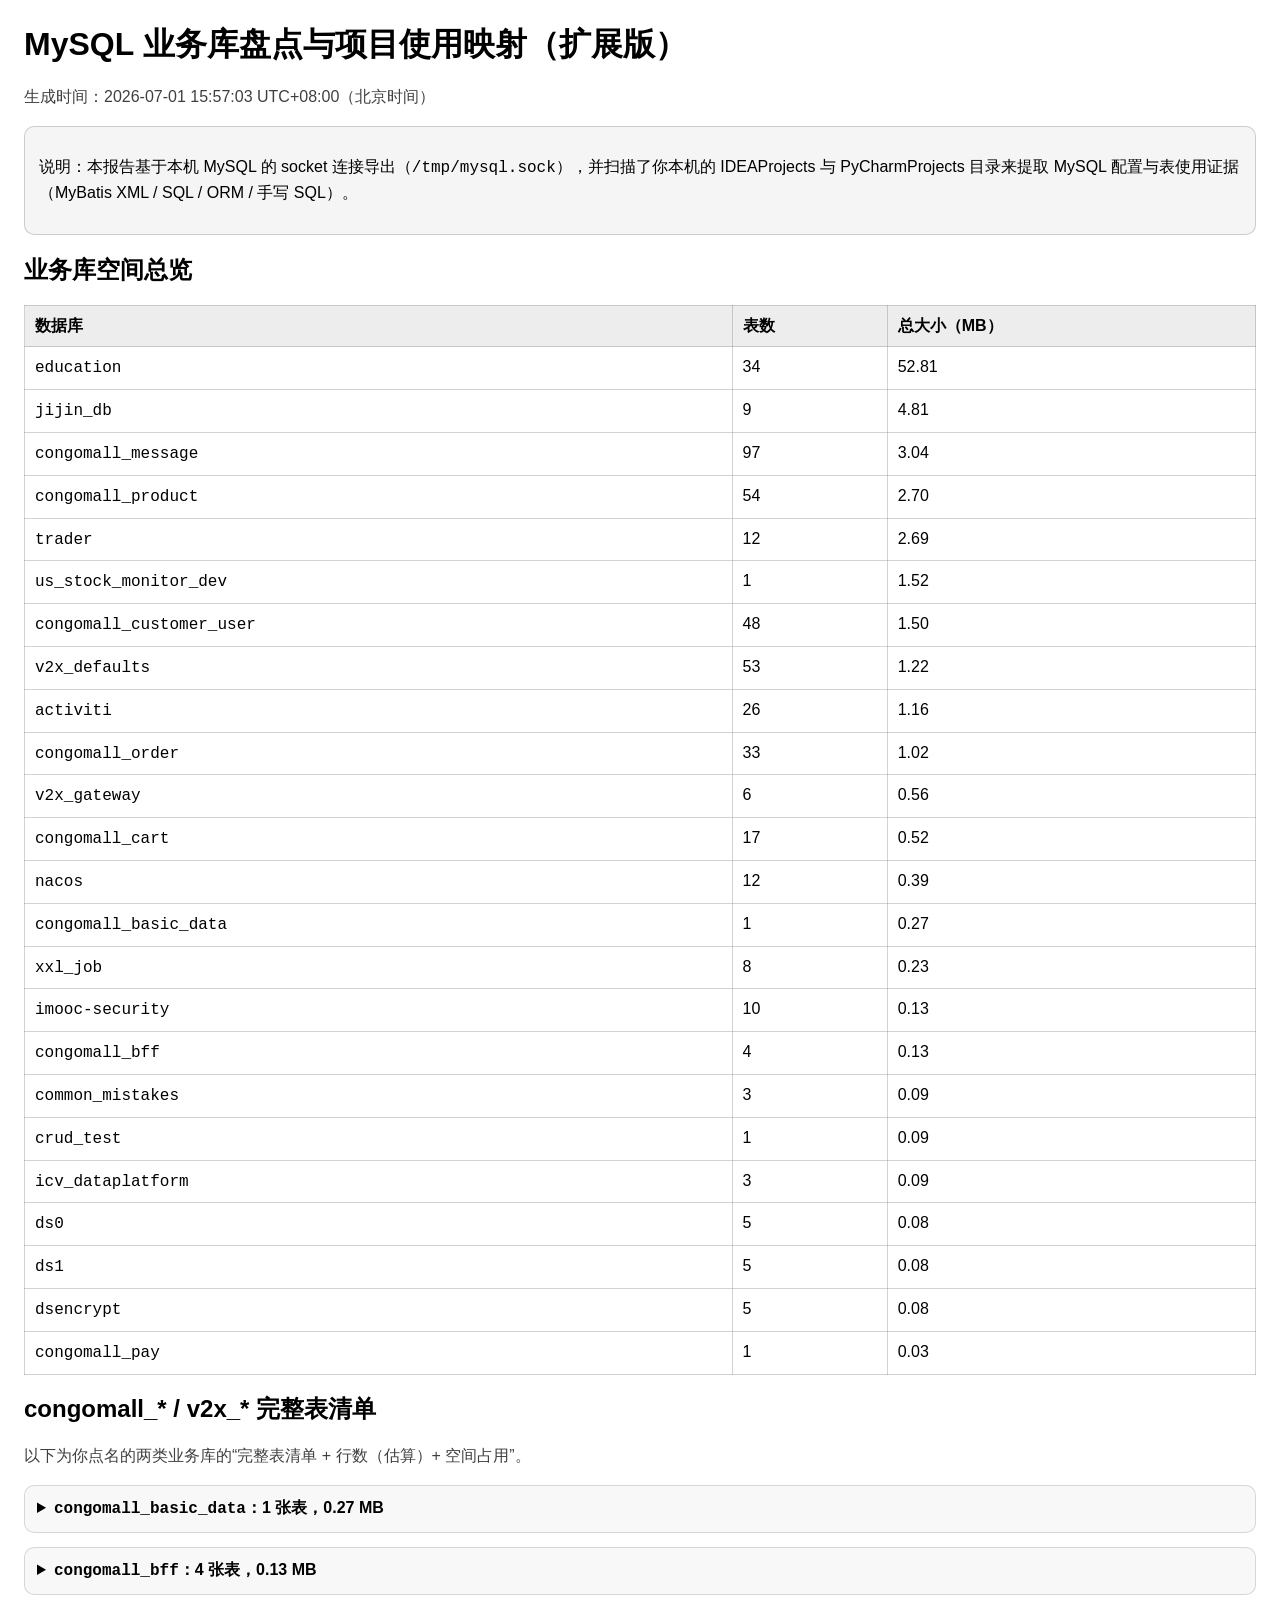
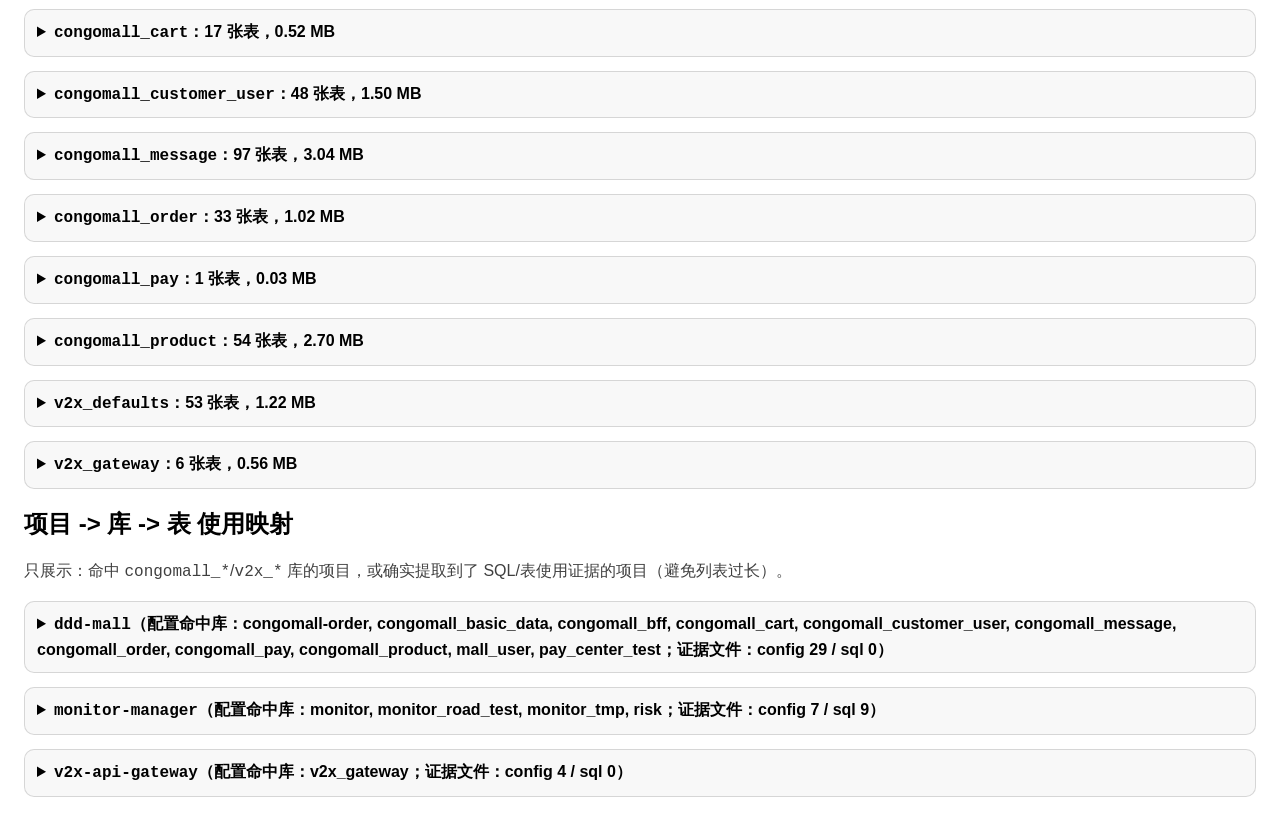
<file: mysql_inventory_report_full.html>
<!doctype html>
<html lang="zh-CN">
<head>
  <meta charset="utf-8" />
  <meta name="viewport" content="width=device-width, initial-scale=1" />
  <title>MySQL 业务库盘点与项目使用映射（扩展版）</title>
  <style>
    :root { color-scheme: light dark; }
    body { font-family: -apple-system,BlinkMacSystemFont,"Segoe UI",Roboto,Helvetica,Arial,"PingFang SC","Hiragino Sans GB","Microsoft YaHei",sans-serif; line-height: 1.55; margin: 24px; }
    h1,h2,h3 { line-height: 1.25; }
    code,pre { font-family: ui-monospace,SFMono-Regular,Menlo,Monaco,Consolas,"Liberation Mono","Courier New",monospace; }
    .note { padding: 12px 14px; border: 1px solid rgba(127,127,127,.35); border-radius: 10px; background: rgba(127,127,127,.08); }
    table { border-collapse: collapse; width: 100%; margin: 10px 0 18px; }
    th,td { border: 1px solid rgba(127,127,127,.35); padding: 8px 10px; text-align: left; vertical-align: top; }
    th { background: rgba(127,127,127,.14); }
    details { border: 1px solid rgba(127,127,127,.28); border-radius: 10px; padding: 10px 12px; margin: 10px 0 14px; background: rgba(127,127,127,.05); }
    details > summary { cursor: pointer; font-weight: 650; }
    .muted { opacity: .75; }
    .grid2 { display: grid; grid-template-columns: 1fr 1fr; gap: 16px; }
    @media (max-width: 1000px) { .grid2 { grid-template-columns: 1fr; } }
  </style>
</head>
<body>
<h1>MySQL 业务库盘点与项目使用映射（扩展版）</h1>
<p class="muted">生成时间：2026-07-01 15:57:03 UTC+08:00（北京时间）</p>
<div class="note"><p>说明：本报告基于本机 MySQL 的 socket 连接导出（<code>/tmp/mysql.sock</code>），并扫描了你本机的 IDEAProjects 与 PyCharmProjects 目录来提取 MySQL 配置与表使用证据（MyBatis XML / SQL / ORM / 手写 SQL）。</p></div>
<h2>业务库空间总览</h2>
<table><thead><tr><th>数据库</th><th>表数</th><th>总大小（MB）</th></tr></thead><tbody>
<tr><td><code>education</code></td><td>34</td><td>52.81</td></tr>
<tr><td><code>jijin_db</code></td><td>9</td><td>4.81</td></tr>
<tr><td><code>congomall_message</code></td><td>97</td><td>3.04</td></tr>
<tr><td><code>congomall_product</code></td><td>54</td><td>2.70</td></tr>
<tr><td><code>trader</code></td><td>12</td><td>2.69</td></tr>
<tr><td><code>us_stock_monitor_dev</code></td><td>1</td><td>1.52</td></tr>
<tr><td><code>congomall_customer_user</code></td><td>48</td><td>1.50</td></tr>
<tr><td><code>v2x_defaults</code></td><td>53</td><td>1.22</td></tr>
<tr><td><code>activiti</code></td><td>26</td><td>1.16</td></tr>
<tr><td><code>congomall_order</code></td><td>33</td><td>1.02</td></tr>
<tr><td><code>v2x_gateway</code></td><td>6</td><td>0.56</td></tr>
<tr><td><code>congomall_cart</code></td><td>17</td><td>0.52</td></tr>
<tr><td><code>nacos</code></td><td>12</td><td>0.39</td></tr>
<tr><td><code>congomall_basic_data</code></td><td>1</td><td>0.27</td></tr>
<tr><td><code>xxl_job</code></td><td>8</td><td>0.23</td></tr>
<tr><td><code>imooc-security</code></td><td>10</td><td>0.13</td></tr>
<tr><td><code>congomall_bff</code></td><td>4</td><td>0.13</td></tr>
<tr><td><code>common_mistakes</code></td><td>3</td><td>0.09</td></tr>
<tr><td><code>crud_test</code></td><td>1</td><td>0.09</td></tr>
<tr><td><code>icv_dataplatform</code></td><td>3</td><td>0.09</td></tr>
<tr><td><code>ds0</code></td><td>5</td><td>0.08</td></tr>
<tr><td><code>ds1</code></td><td>5</td><td>0.08</td></tr>
<tr><td><code>dsencrypt</code></td><td>5</td><td>0.08</td></tr>
<tr><td><code>congomall_pay</code></td><td>1</td><td>0.03</td></tr>
</tbody></table>
<h2>congomall_* / v2x_* 完整表清单</h2>
<p class="muted">以下为你点名的两类业务库的“完整表清单 + 行数（估算）+ 空间占用”。</p>
<details><summary><code>congomall_basic_data</code>：1 张表，0.27 MB</summary>
<table><thead><tr><th>表</th><th>行数（估算）</th><th>大小（MB）</th><th>引擎</th></tr></thead><tbody>
<tr><td><code>region_info</code></td><td>3225</td><td>0.27</td><td>InnoDB</td></tr>
</tbody></table></details>
<details><summary><code>congomall_bff</code>：4 张表，0.13 MB</summary>
<table><thead><tr><th>表</th><th>行数（估算）</th><th>大小（MB）</th><th>引擎</th></tr></thead><tbody>
<tr><td><code>donation</code></td><td>11</td><td>0.03</td><td>InnoDB</td></tr>
<tr><td><code>navigation</code></td><td>5</td><td>0.03</td><td>InnoDB</td></tr>
<tr><td><code>panel</code></td><td>9</td><td>0.03</td><td>InnoDB</td></tr>
<tr><td><code>panel_product_relation</code></td><td>38</td><td>0.03</td><td>InnoDB</td></tr>
</tbody></table></details>
<details><summary><code>congomall_cart</code>：17 张表，0.52 MB</summary>
<table><thead><tr><th>表</th><th>行数（估算）</th><th>大小（MB）</th><th>引擎</th></tr></thead><tbody>
<tr><td><code>cart_item_0</code></td><td>0</td><td>0.03</td><td>InnoDB</td></tr>
<tr><td><code>cart_item_1</code></td><td>0</td><td>0.03</td><td>InnoDB</td></tr>
<tr><td><code>cart_item_10</code></td><td>0</td><td>0.03</td><td>InnoDB</td></tr>
<tr><td><code>cart_item_11</code></td><td>0</td><td>0.03</td><td>InnoDB</td></tr>
<tr><td><code>cart_item_12</code></td><td>0</td><td>0.03</td><td>InnoDB</td></tr>
<tr><td><code>cart_item_13</code></td><td>0</td><td>0.03</td><td>InnoDB</td></tr>
<tr><td><code>cart_item_14</code></td><td>0</td><td>0.03</td><td>InnoDB</td></tr>
<tr><td><code>cart_item_15</code></td><td>0</td><td>0.03</td><td>InnoDB</td></tr>
<tr><td><code>cart_item_2</code></td><td>0</td><td>0.03</td><td>InnoDB</td></tr>
<tr><td><code>cart_item_3</code></td><td>0</td><td>0.03</td><td>InnoDB</td></tr>
<tr><td><code>cart_item_4</code></td><td>0</td><td>0.03</td><td>InnoDB</td></tr>
<tr><td><code>cart_item_5</code></td><td>0</td><td>0.03</td><td>InnoDB</td></tr>
<tr><td><code>cart_item_6</code></td><td>0</td><td>0.03</td><td>InnoDB</td></tr>
<tr><td><code>cart_item_7</code></td><td>0</td><td>0.03</td><td>InnoDB</td></tr>
<tr><td><code>cart_item_8</code></td><td>0</td><td>0.03</td><td>InnoDB</td></tr>
<tr><td><code>cart_item_9</code></td><td>0</td><td>0.03</td><td>InnoDB</td></tr>
<tr><td><code>undo_log</code></td><td>0</td><td>0.02</td><td>InnoDB</td></tr>
</tbody></table></details>
<details><summary><code>congomall_customer_user</code>：48 张表，1.50 MB</summary>
<table><thead><tr><th>表</th><th>行数（估算）</th><th>大小（MB）</th><th>引擎</th></tr></thead><tbody>
<tr><td><code>customer_user_0</code></td><td>0</td><td>0.03</td><td>InnoDB</td></tr>
<tr><td><code>customer_user_1</code></td><td>0</td><td>0.03</td><td>InnoDB</td></tr>
<tr><td><code>customer_user_10</code></td><td>0</td><td>0.03</td><td>InnoDB</td></tr>
<tr><td><code>customer_user_11</code></td><td>0</td><td>0.03</td><td>InnoDB</td></tr>
<tr><td><code>customer_user_12</code></td><td>0</td><td>0.03</td><td>InnoDB</td></tr>
<tr><td><code>customer_user_13</code></td><td>0</td><td>0.03</td><td>InnoDB</td></tr>
<tr><td><code>customer_user_14</code></td><td>0</td><td>0.03</td><td>InnoDB</td></tr>
<tr><td><code>customer_user_15</code></td><td>0</td><td>0.03</td><td>InnoDB</td></tr>
<tr><td><code>customer_user_2</code></td><td>0</td><td>0.03</td><td>InnoDB</td></tr>
<tr><td><code>customer_user_3</code></td><td>0</td><td>0.03</td><td>InnoDB</td></tr>
<tr><td><code>customer_user_4</code></td><td>0</td><td>0.03</td><td>InnoDB</td></tr>
<tr><td><code>customer_user_5</code></td><td>0</td><td>0.03</td><td>InnoDB</td></tr>
<tr><td><code>customer_user_6</code></td><td>0</td><td>0.03</td><td>InnoDB</td></tr>
<tr><td><code>customer_user_7</code></td><td>0</td><td>0.03</td><td>InnoDB</td></tr>
<tr><td><code>customer_user_8</code></td><td>0</td><td>0.03</td><td>InnoDB</td></tr>
<tr><td><code>customer_user_9</code></td><td>0</td><td>0.03</td><td>InnoDB</td></tr>
<tr><td><code>operation_log_0</code></td><td>0</td><td>0.03</td><td>InnoDB</td></tr>
<tr><td><code>operation_log_1</code></td><td>0</td><td>0.03</td><td>InnoDB</td></tr>
<tr><td><code>operation_log_10</code></td><td>0</td><td>0.03</td><td>InnoDB</td></tr>
<tr><td><code>operation_log_11</code></td><td>0</td><td>0.03</td><td>InnoDB</td></tr>
<tr><td><code>operation_log_12</code></td><td>0</td><td>0.03</td><td>InnoDB</td></tr>
<tr><td><code>operation_log_13</code></td><td>0</td><td>0.03</td><td>InnoDB</td></tr>
<tr><td><code>operation_log_14</code></td><td>0</td><td>0.03</td><td>InnoDB</td></tr>
<tr><td><code>operation_log_15</code></td><td>0</td><td>0.03</td><td>InnoDB</td></tr>
<tr><td><code>operation_log_2</code></td><td>0</td><td>0.03</td><td>InnoDB</td></tr>
<tr><td><code>operation_log_3</code></td><td>0</td><td>0.03</td><td>InnoDB</td></tr>
<tr><td><code>operation_log_4</code></td><td>0</td><td>0.03</td><td>InnoDB</td></tr>
<tr><td><code>operation_log_5</code></td><td>0</td><td>0.03</td><td>InnoDB</td></tr>
<tr><td><code>operation_log_6</code></td><td>0</td><td>0.03</td><td>InnoDB</td></tr>
<tr><td><code>operation_log_7</code></td><td>0</td><td>0.03</td><td>InnoDB</td></tr>
<tr><td><code>operation_log_8</code></td><td>0</td><td>0.03</td><td>InnoDB</td></tr>
<tr><td><code>operation_log_9</code></td><td>0</td><td>0.03</td><td>InnoDB</td></tr>
<tr><td><code>receive_address_0</code></td><td>0</td><td>0.03</td><td>InnoDB</td></tr>
<tr><td><code>receive_address_1</code></td><td>0</td><td>0.03</td><td>InnoDB</td></tr>
<tr><td><code>receive_address_10</code></td><td>0</td><td>0.03</td><td>InnoDB</td></tr>
<tr><td><code>receive_address_11</code></td><td>0</td><td>0.03</td><td>InnoDB</td></tr>
<tr><td><code>receive_address_12</code></td><td>0</td><td>0.03</td><td>InnoDB</td></tr>
<tr><td><code>receive_address_13</code></td><td>0</td><td>0.03</td><td>InnoDB</td></tr>
<tr><td><code>receive_address_14</code></td><td>0</td><td>0.03</td><td>InnoDB</td></tr>
<tr><td><code>receive_address_15</code></td><td>0</td><td>0.03</td><td>InnoDB</td></tr>
<tr><td><code>receive_address_2</code></td><td>0</td><td>0.03</td><td>InnoDB</td></tr>
<tr><td><code>receive_address_3</code></td><td>0</td><td>0.03</td><td>InnoDB</td></tr>
<tr><td><code>receive_address_4</code></td><td>0</td><td>0.03</td><td>InnoDB</td></tr>
<tr><td><code>receive_address_5</code></td><td>0</td><td>0.03</td><td>InnoDB</td></tr>
<tr><td><code>receive_address_6</code></td><td>0</td><td>0.03</td><td>InnoDB</td></tr>
<tr><td><code>receive_address_7</code></td><td>0</td><td>0.03</td><td>InnoDB</td></tr>
<tr><td><code>receive_address_8</code></td><td>0</td><td>0.03</td><td>InnoDB</td></tr>
<tr><td><code>receive_address_9</code></td><td>0</td><td>0.03</td><td>InnoDB</td></tr>
</tbody></table></details>
<details><summary><code>congomall_message</code>：97 张表，3.04 MB</summary>
<table><thead><tr><th>表</th><th>行数（估算）</th><th>大小（MB）</th><th>引擎</th></tr></thead><tbody>
<tr><td><code>mail_template</code></td><td>0</td><td>0.03</td><td>InnoDB</td></tr>
<tr><td><code>send_record_2023_m1</code></td><td>0</td><td>0.03</td><td>InnoDB</td></tr>
<tr><td><code>send_record_2023_m10</code></td><td>0</td><td>0.03</td><td>InnoDB</td></tr>
<tr><td><code>send_record_2023_m11</code></td><td>0</td><td>0.03</td><td>InnoDB</td></tr>
<tr><td><code>send_record_2023_m12</code></td><td>0</td><td>0.03</td><td>InnoDB</td></tr>
<tr><td><code>send_record_2023_m2</code></td><td>0</td><td>0.03</td><td>InnoDB</td></tr>
<tr><td><code>send_record_2023_m3</code></td><td>0</td><td>0.03</td><td>InnoDB</td></tr>
<tr><td><code>send_record_2023_m4</code></td><td>0</td><td>0.03</td><td>InnoDB</td></tr>
<tr><td><code>send_record_2023_m5</code></td><td>0</td><td>0.03</td><td>InnoDB</td></tr>
<tr><td><code>send_record_2023_m6</code></td><td>0</td><td>0.03</td><td>InnoDB</td></tr>
<tr><td><code>send_record_2023_m7</code></td><td>0</td><td>0.03</td><td>InnoDB</td></tr>
<tr><td><code>send_record_2023_m8</code></td><td>0</td><td>0.03</td><td>InnoDB</td></tr>
<tr><td><code>send_record_2023_m9</code></td><td>0</td><td>0.03</td><td>InnoDB</td></tr>
<tr><td><code>send_record_2024_m1</code></td><td>0</td><td>0.03</td><td>InnoDB</td></tr>
<tr><td><code>send_record_2024_m10</code></td><td>0</td><td>0.03</td><td>InnoDB</td></tr>
<tr><td><code>send_record_2024_m11</code></td><td>0</td><td>0.03</td><td>InnoDB</td></tr>
<tr><td><code>send_record_2024_m12</code></td><td>0</td><td>0.03</td><td>InnoDB</td></tr>
<tr><td><code>send_record_2024_m2</code></td><td>0</td><td>0.03</td><td>InnoDB</td></tr>
<tr><td><code>send_record_2024_m3</code></td><td>0</td><td>0.03</td><td>InnoDB</td></tr>
<tr><td><code>send_record_2024_m4</code></td><td>0</td><td>0.03</td><td>InnoDB</td></tr>
<tr><td><code>send_record_2024_m5</code></td><td>0</td><td>0.03</td><td>InnoDB</td></tr>
<tr><td><code>send_record_2024_m6</code></td><td>0</td><td>0.03</td><td>InnoDB</td></tr>
<tr><td><code>send_record_2024_m7</code></td><td>0</td><td>0.03</td><td>InnoDB</td></tr>
<tr><td><code>send_record_2024_m8</code></td><td>0</td><td>0.03</td><td>InnoDB</td></tr>
<tr><td><code>send_record_2024_m9</code></td><td>0</td><td>0.03</td><td>InnoDB</td></tr>
<tr><td><code>send_record_2025_m1</code></td><td>0</td><td>0.03</td><td>InnoDB</td></tr>
<tr><td><code>send_record_2025_m10</code></td><td>0</td><td>0.03</td><td>InnoDB</td></tr>
<tr><td><code>send_record_2025_m11</code></td><td>0</td><td>0.03</td><td>InnoDB</td></tr>
<tr><td><code>send_record_2025_m12</code></td><td>0</td><td>0.03</td><td>InnoDB</td></tr>
<tr><td><code>send_record_2025_m2</code></td><td>0</td><td>0.03</td><td>InnoDB</td></tr>
<tr><td><code>send_record_2025_m3</code></td><td>0</td><td>0.03</td><td>InnoDB</td></tr>
<tr><td><code>send_record_2025_m4</code></td><td>0</td><td>0.03</td><td>InnoDB</td></tr>
<tr><td><code>send_record_2025_m5</code></td><td>0</td><td>0.03</td><td>InnoDB</td></tr>
<tr><td><code>send_record_2025_m6</code></td><td>0</td><td>0.03</td><td>InnoDB</td></tr>
<tr><td><code>send_record_2025_m7</code></td><td>0</td><td>0.03</td><td>InnoDB</td></tr>
<tr><td><code>send_record_2025_m8</code></td><td>0</td><td>0.03</td><td>InnoDB</td></tr>
<tr><td><code>send_record_2025_m9</code></td><td>0</td><td>0.03</td><td>InnoDB</td></tr>
<tr><td><code>send_record_2026_m1</code></td><td>0</td><td>0.03</td><td>InnoDB</td></tr>
<tr><td><code>send_record_2026_m10</code></td><td>0</td><td>0.03</td><td>InnoDB</td></tr>
<tr><td><code>send_record_2026_m11</code></td><td>0</td><td>0.03</td><td>InnoDB</td></tr>
<tr><td><code>send_record_2026_m12</code></td><td>0</td><td>0.03</td><td>InnoDB</td></tr>
<tr><td><code>send_record_2026_m2</code></td><td>0</td><td>0.03</td><td>InnoDB</td></tr>
<tr><td><code>send_record_2026_m3</code></td><td>0</td><td>0.03</td><td>InnoDB</td></tr>
<tr><td><code>send_record_2026_m4</code></td><td>0</td><td>0.03</td><td>InnoDB</td></tr>
<tr><td><code>send_record_2026_m5</code></td><td>0</td><td>0.03</td><td>InnoDB</td></tr>
<tr><td><code>send_record_2026_m6</code></td><td>0</td><td>0.03</td><td>InnoDB</td></tr>
<tr><td><code>send_record_2026_m7</code></td><td>0</td><td>0.03</td><td>InnoDB</td></tr>
<tr><td><code>send_record_2026_m8</code></td><td>0</td><td>0.03</td><td>InnoDB</td></tr>
<tr><td><code>send_record_2026_m9</code></td><td>0</td><td>0.03</td><td>InnoDB</td></tr>
<tr><td><code>send_record_extend_2023_m1</code></td><td>0</td><td>0.03</td><td>InnoDB</td></tr>
<tr><td><code>send_record_extend_2023_m10</code></td><td>0</td><td>0.03</td><td>InnoDB</td></tr>
<tr><td><code>send_record_extend_2023_m11</code></td><td>0</td><td>0.03</td><td>InnoDB</td></tr>
<tr><td><code>send_record_extend_2023_m12</code></td><td>0</td><td>0.03</td><td>InnoDB</td></tr>
<tr><td><code>send_record_extend_2023_m2</code></td><td>0</td><td>0.03</td><td>InnoDB</td></tr>
<tr><td><code>send_record_extend_2023_m3</code></td><td>0</td><td>0.03</td><td>InnoDB</td></tr>
<tr><td><code>send_record_extend_2023_m4</code></td><td>0</td><td>0.03</td><td>InnoDB</td></tr>
<tr><td><code>send_record_extend_2023_m5</code></td><td>0</td><td>0.03</td><td>InnoDB</td></tr>
<tr><td><code>send_record_extend_2023_m6</code></td><td>0</td><td>0.03</td><td>InnoDB</td></tr>
<tr><td><code>send_record_extend_2023_m7</code></td><td>0</td><td>0.03</td><td>InnoDB</td></tr>
<tr><td><code>send_record_extend_2023_m8</code></td><td>0</td><td>0.03</td><td>InnoDB</td></tr>
<tr><td><code>send_record_extend_2023_m9</code></td><td>0</td><td>0.03</td><td>InnoDB</td></tr>
<tr><td><code>send_record_extend_2024_m1</code></td><td>0</td><td>0.03</td><td>InnoDB</td></tr>
<tr><td><code>send_record_extend_2024_m10</code></td><td>0</td><td>0.03</td><td>InnoDB</td></tr>
<tr><td><code>send_record_extend_2024_m11</code></td><td>0</td><td>0.03</td><td>InnoDB</td></tr>
<tr><td><code>send_record_extend_2024_m12</code></td><td>0</td><td>0.03</td><td>InnoDB</td></tr>
<tr><td><code>send_record_extend_2024_m2</code></td><td>0</td><td>0.03</td><td>InnoDB</td></tr>
<tr><td><code>send_record_extend_2024_m3</code></td><td>0</td><td>0.03</td><td>InnoDB</td></tr>
<tr><td><code>send_record_extend_2024_m4</code></td><td>0</td><td>0.03</td><td>InnoDB</td></tr>
<tr><td><code>send_record_extend_2024_m5</code></td><td>0</td><td>0.03</td><td>InnoDB</td></tr>
<tr><td><code>send_record_extend_2024_m6</code></td><td>0</td><td>0.03</td><td>InnoDB</td></tr>
<tr><td><code>send_record_extend_2024_m7</code></td><td>0</td><td>0.03</td><td>InnoDB</td></tr>
<tr><td><code>send_record_extend_2024_m8</code></td><td>0</td><td>0.03</td><td>InnoDB</td></tr>
<tr><td><code>send_record_extend_2024_m9</code></td><td>0</td><td>0.03</td><td>InnoDB</td></tr>
<tr><td><code>send_record_extend_2025_m1</code></td><td>0</td><td>0.03</td><td>InnoDB</td></tr>
<tr><td><code>send_record_extend_2025_m10</code></td><td>0</td><td>0.03</td><td>InnoDB</td></tr>
<tr><td><code>send_record_extend_2025_m11</code></td><td>0</td><td>0.03</td><td>InnoDB</td></tr>
<tr><td><code>send_record_extend_2025_m12</code></td><td>0</td><td>0.03</td><td>InnoDB</td></tr>
<tr><td><code>send_record_extend_2025_m2</code></td><td>0</td><td>0.03</td><td>InnoDB</td></tr>
<tr><td><code>send_record_extend_2025_m3</code></td><td>0</td><td>0.03</td><td>InnoDB</td></tr>
<tr><td><code>send_record_extend_2025_m4</code></td><td>0</td><td>0.03</td><td>InnoDB</td></tr>
<tr><td><code>send_record_extend_2025_m5</code></td><td>0</td><td>0.03</td><td>InnoDB</td></tr>
<tr><td><code>send_record_extend_2025_m6</code></td><td>0</td><td>0.03</td><td>InnoDB</td></tr>
<tr><td><code>send_record_extend_2025_m7</code></td><td>0</td><td>0.03</td><td>InnoDB</td></tr>
<tr><td><code>send_record_extend_2025_m8</code></td><td>0</td><td>0.03</td><td>InnoDB</td></tr>
<tr><td><code>send_record_extend_2025_m9</code></td><td>0</td><td>0.03</td><td>InnoDB</td></tr>
<tr><td><code>send_record_extend_2026_m1</code></td><td>0</td><td>0.03</td><td>InnoDB</td></tr>
<tr><td><code>send_record_extend_2026_m10</code></td><td>0</td><td>0.03</td><td>InnoDB</td></tr>
<tr><td><code>send_record_extend_2026_m11</code></td><td>0</td><td>0.03</td><td>InnoDB</td></tr>
<tr><td><code>send_record_extend_2026_m12</code></td><td>0</td><td>0.03</td><td>InnoDB</td></tr>
<tr><td><code>send_record_extend_2026_m2</code></td><td>0</td><td>0.03</td><td>InnoDB</td></tr>
<tr><td><code>send_record_extend_2026_m3</code></td><td>0</td><td>0.03</td><td>InnoDB</td></tr>
<tr><td><code>send_record_extend_2026_m4</code></td><td>0</td><td>0.03</td><td>InnoDB</td></tr>
<tr><td><code>send_record_extend_2026_m5</code></td><td>0</td><td>0.03</td><td>InnoDB</td></tr>
<tr><td><code>send_record_extend_2026_m6</code></td><td>0</td><td>0.03</td><td>InnoDB</td></tr>
<tr><td><code>send_record_extend_2026_m7</code></td><td>0</td><td>0.03</td><td>InnoDB</td></tr>
<tr><td><code>send_record_extend_2026_m8</code></td><td>0</td><td>0.03</td><td>InnoDB</td></tr>
<tr><td><code>send_record_extend_2026_m9</code></td><td>0</td><td>0.03</td><td>InnoDB</td></tr>
</tbody></table></details>
<details><summary><code>congomall_order</code>：33 张表，1.02 MB</summary>
<table><thead><tr><th>表</th><th>行数（估算）</th><th>大小（MB）</th><th>引擎</th></tr></thead><tbody>
<tr><td><code>order_info_0</code></td><td>0</td><td>0.03</td><td>InnoDB</td></tr>
<tr><td><code>order_info_1</code></td><td>0</td><td>0.03</td><td>InnoDB</td></tr>
<tr><td><code>order_info_10</code></td><td>0</td><td>0.03</td><td>InnoDB</td></tr>
<tr><td><code>order_info_11</code></td><td>0</td><td>0.03</td><td>InnoDB</td></tr>
<tr><td><code>order_info_12</code></td><td>0</td><td>0.03</td><td>InnoDB</td></tr>
<tr><td><code>order_info_13</code></td><td>0</td><td>0.03</td><td>InnoDB</td></tr>
<tr><td><code>order_info_14</code></td><td>0</td><td>0.03</td><td>InnoDB</td></tr>
<tr><td><code>order_info_15</code></td><td>0</td><td>0.03</td><td>InnoDB</td></tr>
<tr><td><code>order_info_2</code></td><td>0</td><td>0.03</td><td>InnoDB</td></tr>
<tr><td><code>order_info_3</code></td><td>0</td><td>0.03</td><td>InnoDB</td></tr>
<tr><td><code>order_info_4</code></td><td>0</td><td>0.03</td><td>InnoDB</td></tr>
<tr><td><code>order_info_5</code></td><td>0</td><td>0.03</td><td>InnoDB</td></tr>
<tr><td><code>order_info_6</code></td><td>0</td><td>0.03</td><td>InnoDB</td></tr>
<tr><td><code>order_info_7</code></td><td>0</td><td>0.03</td><td>InnoDB</td></tr>
<tr><td><code>order_info_8</code></td><td>0</td><td>0.03</td><td>InnoDB</td></tr>
<tr><td><code>order_info_9</code></td><td>0</td><td>0.03</td><td>InnoDB</td></tr>
<tr><td><code>order_item_0</code></td><td>0</td><td>0.03</td><td>InnoDB</td></tr>
<tr><td><code>order_item_1</code></td><td>0</td><td>0.03</td><td>InnoDB</td></tr>
<tr><td><code>order_item_10</code></td><td>0</td><td>0.03</td><td>InnoDB</td></tr>
<tr><td><code>order_item_11</code></td><td>0</td><td>0.03</td><td>InnoDB</td></tr>
<tr><td><code>order_item_12</code></td><td>0</td><td>0.03</td><td>InnoDB</td></tr>
<tr><td><code>order_item_13</code></td><td>0</td><td>0.03</td><td>InnoDB</td></tr>
<tr><td><code>order_item_14</code></td><td>0</td><td>0.03</td><td>InnoDB</td></tr>
<tr><td><code>order_item_15</code></td><td>0</td><td>0.03</td><td>InnoDB</td></tr>
<tr><td><code>order_item_2</code></td><td>0</td><td>0.03</td><td>InnoDB</td></tr>
<tr><td><code>order_item_3</code></td><td>0</td><td>0.03</td><td>InnoDB</td></tr>
<tr><td><code>order_item_4</code></td><td>0</td><td>0.03</td><td>InnoDB</td></tr>
<tr><td><code>order_item_5</code></td><td>0</td><td>0.03</td><td>InnoDB</td></tr>
<tr><td><code>order_item_6</code></td><td>0</td><td>0.03</td><td>InnoDB</td></tr>
<tr><td><code>order_item_7</code></td><td>0</td><td>0.03</td><td>InnoDB</td></tr>
<tr><td><code>order_item_8</code></td><td>0</td><td>0.03</td><td>InnoDB</td></tr>
<tr><td><code>order_item_9</code></td><td>0</td><td>0.03</td><td>InnoDB</td></tr>
<tr><td><code>undo_log</code></td><td>0</td><td>0.02</td><td>InnoDB</td></tr>
</tbody></table></details>
<details><summary><code>congomall_pay</code>：1 张表，0.03 MB</summary>
<table><thead><tr><th>表</th><th>行数（估算）</th><th>大小（MB）</th><th>引擎</th></tr></thead><tbody>
<tr><td><code>pay_info</code></td><td>4</td><td>0.03</td><td>InnoDB</td></tr>
</tbody></table></details>
<details><summary><code>congomall_product</code>：54 张表，2.70 MB</summary>
<table><thead><tr><th>表</th><th>行数（估算）</th><th>大小（MB）</th><th>引擎</th></tr></thead><tbody>
<tr><td><code>product_attribute</code></td><td>3</td><td>0.03</td><td>InnoDB</td></tr>
<tr><td><code>product_attribute_category</code></td><td>2</td><td>0.03</td><td>InnoDB</td></tr>
<tr><td><code>product_attribute_value</code></td><td>2</td><td>0.03</td><td>InnoDB</td></tr>
<tr><td><code>product_brand</code></td><td>2</td><td>0.03</td><td>InnoDB</td></tr>
<tr><td><code>product_category</code></td><td>2</td><td>0.03</td><td>InnoDB</td></tr>
<tr><td><code>product_comment_0</code></td><td>0</td><td>0.06</td><td>InnoDB</td></tr>
<tr><td><code>product_comment_1</code></td><td>0</td><td>0.06</td><td>InnoDB</td></tr>
<tr><td><code>product_comment_10</code></td><td>0</td><td>0.06</td><td>InnoDB</td></tr>
<tr><td><code>product_comment_11</code></td><td>0</td><td>0.06</td><td>InnoDB</td></tr>
<tr><td><code>product_comment_12</code></td><td>0</td><td>0.06</td><td>InnoDB</td></tr>
<tr><td><code>product_comment_13</code></td><td>0</td><td>0.06</td><td>InnoDB</td></tr>
<tr><td><code>product_comment_14</code></td><td>0</td><td>0.06</td><td>InnoDB</td></tr>
<tr><td><code>product_comment_15</code></td><td>0</td><td>0.06</td><td>InnoDB</td></tr>
<tr><td><code>product_comment_2</code></td><td>0</td><td>0.06</td><td>InnoDB</td></tr>
<tr><td><code>product_comment_3</code></td><td>0</td><td>0.06</td><td>InnoDB</td></tr>
<tr><td><code>product_comment_4</code></td><td>0</td><td>0.06</td><td>InnoDB</td></tr>
<tr><td><code>product_comment_5</code></td><td>0</td><td>0.06</td><td>InnoDB</td></tr>
<tr><td><code>product_comment_6</code></td><td>0</td><td>0.06</td><td>InnoDB</td></tr>
<tr><td><code>product_comment_7</code></td><td>0</td><td>0.06</td><td>InnoDB</td></tr>
<tr><td><code>product_comment_8</code></td><td>0</td><td>0.06</td><td>InnoDB</td></tr>
<tr><td><code>product_comment_9</code></td><td>0</td><td>0.06</td><td>InnoDB</td></tr>
<tr><td><code>product_sku_0</code></td><td>38</td><td>0.05</td><td>InnoDB</td></tr>
<tr><td><code>product_sku_1</code></td><td>0</td><td>0.05</td><td>InnoDB</td></tr>
<tr><td><code>product_sku_10</code></td><td>0</td><td>0.05</td><td>InnoDB</td></tr>
<tr><td><code>product_sku_11</code></td><td>0</td><td>0.05</td><td>InnoDB</td></tr>
<tr><td><code>product_sku_12</code></td><td>0</td><td>0.05</td><td>InnoDB</td></tr>
<tr><td><code>product_sku_13</code></td><td>0</td><td>0.05</td><td>InnoDB</td></tr>
<tr><td><code>product_sku_14</code></td><td>0</td><td>0.05</td><td>InnoDB</td></tr>
<tr><td><code>product_sku_15</code></td><td>0</td><td>0.05</td><td>InnoDB</td></tr>
<tr><td><code>product_sku_2</code></td><td>0</td><td>0.05</td><td>InnoDB</td></tr>
<tr><td><code>product_sku_3</code></td><td>0</td><td>0.05</td><td>InnoDB</td></tr>
<tr><td><code>product_sku_4</code></td><td>0</td><td>0.05</td><td>InnoDB</td></tr>
<tr><td><code>product_sku_5</code></td><td>0</td><td>0.05</td><td>InnoDB</td></tr>
<tr><td><code>product_sku_6</code></td><td>0</td><td>0.05</td><td>InnoDB</td></tr>
<tr><td><code>product_sku_7</code></td><td>0</td><td>0.05</td><td>InnoDB</td></tr>
<tr><td><code>product_sku_8</code></td><td>0</td><td>0.05</td><td>InnoDB</td></tr>
<tr><td><code>product_sku_9</code></td><td>0</td><td>0.05</td><td>InnoDB</td></tr>
<tr><td><code>product_spu_0</code></td><td>24</td><td>0.08</td><td>InnoDB</td></tr>
<tr><td><code>product_spu_1</code></td><td>0</td><td>0.05</td><td>InnoDB</td></tr>
<tr><td><code>product_spu_10</code></td><td>0</td><td>0.05</td><td>InnoDB</td></tr>
<tr><td><code>product_spu_11</code></td><td>0</td><td>0.05</td><td>InnoDB</td></tr>
<tr><td><code>product_spu_12</code></td><td>0</td><td>0.05</td><td>InnoDB</td></tr>
<tr><td><code>product_spu_13</code></td><td>0</td><td>0.05</td><td>InnoDB</td></tr>
<tr><td><code>product_spu_14</code></td><td>0</td><td>0.05</td><td>InnoDB</td></tr>
<tr><td><code>product_spu_15</code></td><td>0</td><td>0.05</td><td>InnoDB</td></tr>
<tr><td><code>product_spu_2</code></td><td>0</td><td>0.05</td><td>InnoDB</td></tr>
<tr><td><code>product_spu_3</code></td><td>0</td><td>0.05</td><td>InnoDB</td></tr>
<tr><td><code>product_spu_4</code></td><td>0</td><td>0.05</td><td>InnoDB</td></tr>
<tr><td><code>product_spu_5</code></td><td>0</td><td>0.05</td><td>InnoDB</td></tr>
<tr><td><code>product_spu_6</code></td><td>0</td><td>0.05</td><td>InnoDB</td></tr>
<tr><td><code>product_spu_7</code></td><td>0</td><td>0.05</td><td>InnoDB</td></tr>
<tr><td><code>product_spu_8</code></td><td>0</td><td>0.05</td><td>InnoDB</td></tr>
<tr><td><code>product_spu_9</code></td><td>0</td><td>0.05</td><td>InnoDB</td></tr>
<tr><td><code>undo_log</code></td><td>0</td><td>0.02</td><td>InnoDB</td></tr>
</tbody></table></details>
<details><summary><code>v2x_defaults</code>：53 张表，1.22 MB</summary>
<table><thead><tr><th>表</th><th>行数（估算）</th><th>大小（MB）</th><th>引擎</th></tr></thead><tbody>
<tr><td><code>b_business_topology</code></td><td>0</td><td>0.02</td><td>InnoDB</td></tr>
<tr><td><code>b_business_topology_unit</code></td><td>0</td><td>0.02</td><td>InnoDB</td></tr>
<tr><td><code>b_data_set</code></td><td>0</td><td>0.02</td><td>InnoDB</td></tr>
<tr><td><code>b_data_set_param</code></td><td>0</td><td>0.02</td><td>InnoDB</td></tr>
<tr><td><code>b_datasource</code></td><td>0</td><td>0.02</td><td>InnoDB</td></tr>
<tr><td><code>b_device</code></td><td>0</td><td>0.03</td><td>InnoDB</td></tr>
<tr><td><code>b_device_20230307</code></td><td>0</td><td>0.02</td><td>InnoDB</td></tr>
<tr><td><code>b_device_20230410</code></td><td>0</td><td>0.03</td><td>InnoDB</td></tr>
<tr><td><code>b_device_20240313</code></td><td>0</td><td>0.03</td><td>InnoDB</td></tr>
<tr><td><code>b_device_command</code></td><td>0</td><td>0.02</td><td>InnoDB</td></tr>
<tr><td><code>b_device_model</code></td><td>0</td><td>0.03</td><td>InnoDB</td></tr>
<tr><td><code>b_device_model_attribute</code></td><td>0</td><td>0.02</td><td>InnoDB</td></tr>
<tr><td><code>b_device_port</code></td><td>0</td><td>0.02</td><td>InnoDB</td></tr>
<tr><td><code>b_device_update</code></td><td>0</td><td>0.02</td><td>InnoDB</td></tr>
<tr><td><code>b_online_record</code></td><td>0</td><td>0.02</td><td>InnoDB</td></tr>
<tr><td><code>b_order</code></td><td>0</td><td>0.02</td><td>InnoDB</td></tr>
<tr><td><code>b_product</code></td><td>0</td><td>0.02</td><td>InnoDB</td></tr>
<tr><td><code>b_push</code></td><td>0</td><td>0.02</td><td>InnoDB</td></tr>
<tr><td><code>b_push_rule</code></td><td>0</td><td>0.02</td><td>InnoDB</td></tr>
<tr><td><code>b_push_rule_param</code></td><td>0</td><td>0.02</td><td>InnoDB</td></tr>
<tr><td><code>b_warn</code></td><td>0</td><td>0.03</td><td>InnoDB</td></tr>
<tr><td><code>b_warn_rule</code></td><td>0</td><td>0.02</td><td>InnoDB</td></tr>
<tr><td><code>b_warn_rule_param</code></td><td>0</td><td>0.02</td><td>InnoDB</td></tr>
<tr><td><code>c_appendix</code></td><td>0</td><td>0.02</td><td>InnoDB</td></tr>
<tr><td><code>c_application</code></td><td>0</td><td>0.03</td><td>InnoDB</td></tr>
<tr><td><code>c_area</code></td><td>0</td><td>0.03</td><td>InnoDB</td></tr>
<tr><td><code>c_dictionary</code></td><td>0</td><td>0.03</td><td>InnoDB</td></tr>
<tr><td><code>c_file</code></td><td>0</td><td>0.02</td><td>InnoDB</td></tr>
<tr><td><code>c_login_log</code></td><td>0</td><td>0.02</td><td>InnoDB</td></tr>
<tr><td><code>c_menu</code></td><td>0</td><td>0.03</td><td>InnoDB</td></tr>
<tr><td><code>c_menu_copy1</code></td><td>0</td><td>0.03</td><td>InnoDB</td></tr>
<tr><td><code>c_opt_log</code></td><td>0</td><td>0.02</td><td>InnoDB</td></tr>
<tr><td><code>c_opt_log_ext</code></td><td>0</td><td>0.02</td><td>InnoDB</td></tr>
<tr><td><code>c_org</code></td><td>0</td><td>0.06</td><td>InnoDB</td></tr>
<tr><td><code>c_parameter</code></td><td>0</td><td>0.03</td><td>InnoDB</td></tr>
<tr><td><code>c_resource</code></td><td>0</td><td>0.03</td><td>InnoDB</td></tr>
<tr><td><code>c_resource_copy1</code></td><td>0</td><td>0.03</td><td>InnoDB</td></tr>
<tr><td><code>c_role</code></td><td>0</td><td>0.03</td><td>InnoDB</td></tr>
<tr><td><code>c_role_authority</code></td><td>0</td><td>0.03</td><td>InnoDB</td></tr>
<tr><td><code>c_role_org</code></td><td>0</td><td>0.03</td><td>InnoDB</td></tr>
<tr><td><code>c_station</code></td><td>0</td><td>0.03</td><td>InnoDB</td></tr>
<tr><td><code>c_user</code></td><td>0</td><td>0.03</td><td>InnoDB</td></tr>
<tr><td><code>c_user_role</code></td><td>0</td><td>0.03</td><td>InnoDB</td></tr>
<tr><td><code>e_block_list</code></td><td>0</td><td>0.02</td><td>InnoDB</td></tr>
<tr><td><code>e_msg</code></td><td>0</td><td>0.02</td><td>InnoDB</td></tr>
<tr><td><code>e_msg_receive</code></td><td>0</td><td>0.02</td><td>InnoDB</td></tr>
<tr><td><code>e_msg_template</code></td><td>0</td><td>0.02</td><td>InnoDB</td></tr>
<tr><td><code>e_rate_limiter</code></td><td>0</td><td>0.02</td><td>InnoDB</td></tr>
<tr><td><code>e_sms_send_status</code></td><td>0</td><td>0.03</td><td>InnoDB</td></tr>
<tr><td><code>e_sms_task</code></td><td>0</td><td>0.03</td><td>InnoDB</td></tr>
<tr><td><code>e_sms_template</code></td><td>0</td><td>0.02</td><td>InnoDB</td></tr>
<tr><td><code>undo_log</code></td><td>0</td><td>0.03</td><td>InnoDB</td></tr>
<tr><td><code>untitled</code></td><td>0</td><td>0.02</td><td>InnoDB</td></tr>
</tbody></table></details>
<details><summary><code>v2x_gateway</code>：6 张表，0.56 MB</summary>
<table><thead><tr><th>表</th><th>行数（估算）</th><th>大小（MB）</th><th>引擎</th></tr></thead><tbody>
<tr><td><code>t_api_access_log</code></td><td>0</td><td>0.09</td><td>InnoDB</td></tr>
<tr><td><code>t_auth_credential</code></td><td>1</td><td>0.09</td><td>InnoDB</td></tr>
<tr><td><code>t_junction_api_permission</code></td><td>9</td><td>0.09</td><td>InnoDB</td></tr>
<tr><td><code>t_junction_info</code></td><td>177</td><td>0.14</td><td>InnoDB</td></tr>
<tr><td><code>t_mqtt_subscription</code></td><td>40</td><td>0.08</td><td>InnoDB</td></tr>
<tr><td><code>t_system_config</code></td><td>5</td><td>0.06</td><td>InnoDB</td></tr>
</tbody></table></details>
<h2>项目 -> 库 -> 表 使用映射</h2>
<p class="muted">只展示：命中 <code>congomall_*</code>/<code>v2x_*</code> 库的项目，或确实提取到了 SQL/表使用证据的项目（避免列表过长）。</p>
<details><summary><code>ddd-mall</code>（配置命中库：congomall-order, congomall_basic_data, congomall_bff, congomall_cart, congomall_customer_user, congomall_message, congomall_order, congomall_pay, congomall_product, mall_user, pay_center_test；证据文件：config 29 / sql 0）</summary>
</details>
<details><summary><code>monitor-manager</code>（配置命中库：monitor, monitor_road_test, monitor_tmp, risk；证据文件：config 7 / sql 9）</summary>
<h3>未在当前 MySQL 中找到的表名</h3>
<p><code>statistic_day</code>、<code>statistic_new_day</code>、<code>statistic_today</code>、<code>statistic_total</code>、<code>t_job</code>、<code>t_job_log</code>、<code>vehicle_loc</code>、<code>vehicle_switch</code>、<code>vehicle_track</code></p>
</details>
<details><summary><code>v2x-api-gateway</code>（配置命中库：v2x_gateway；证据文件：config 4 / sql 0）</summary>
</details>
</body>
</html>
</file>
